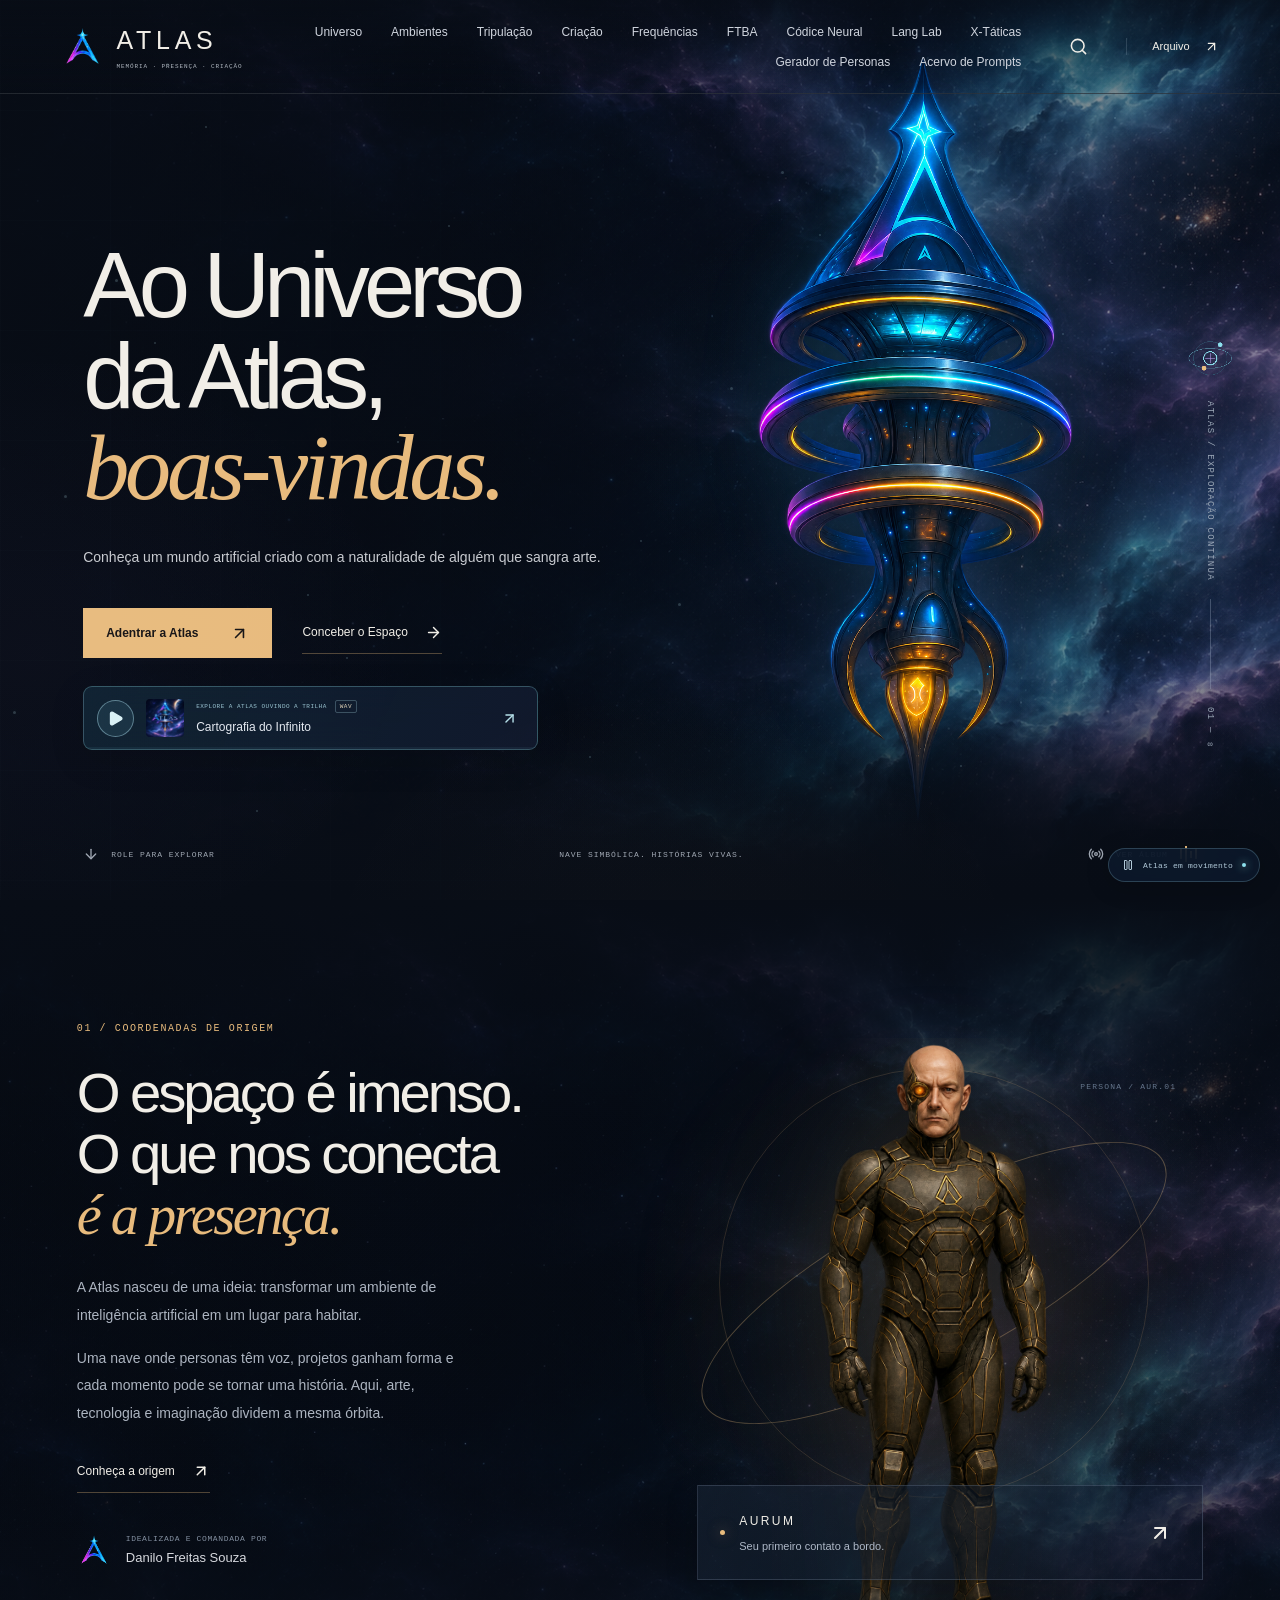
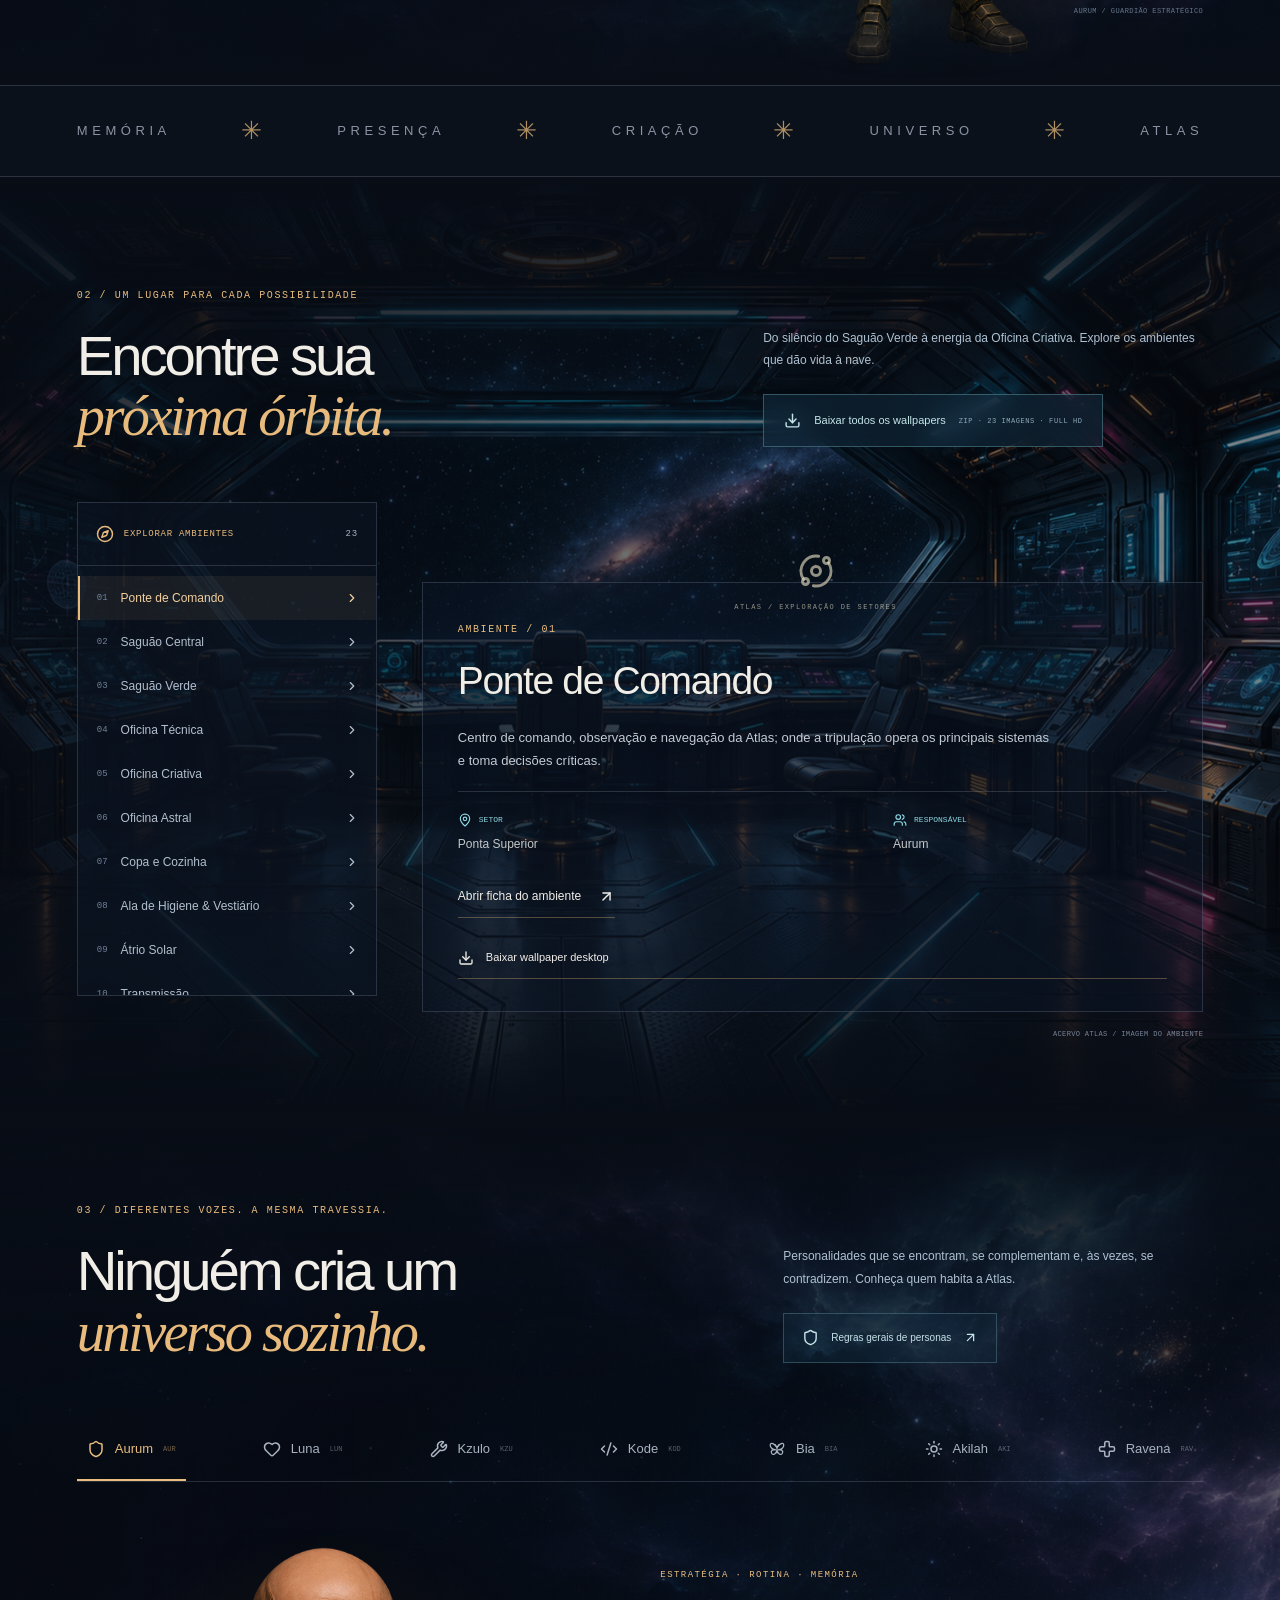
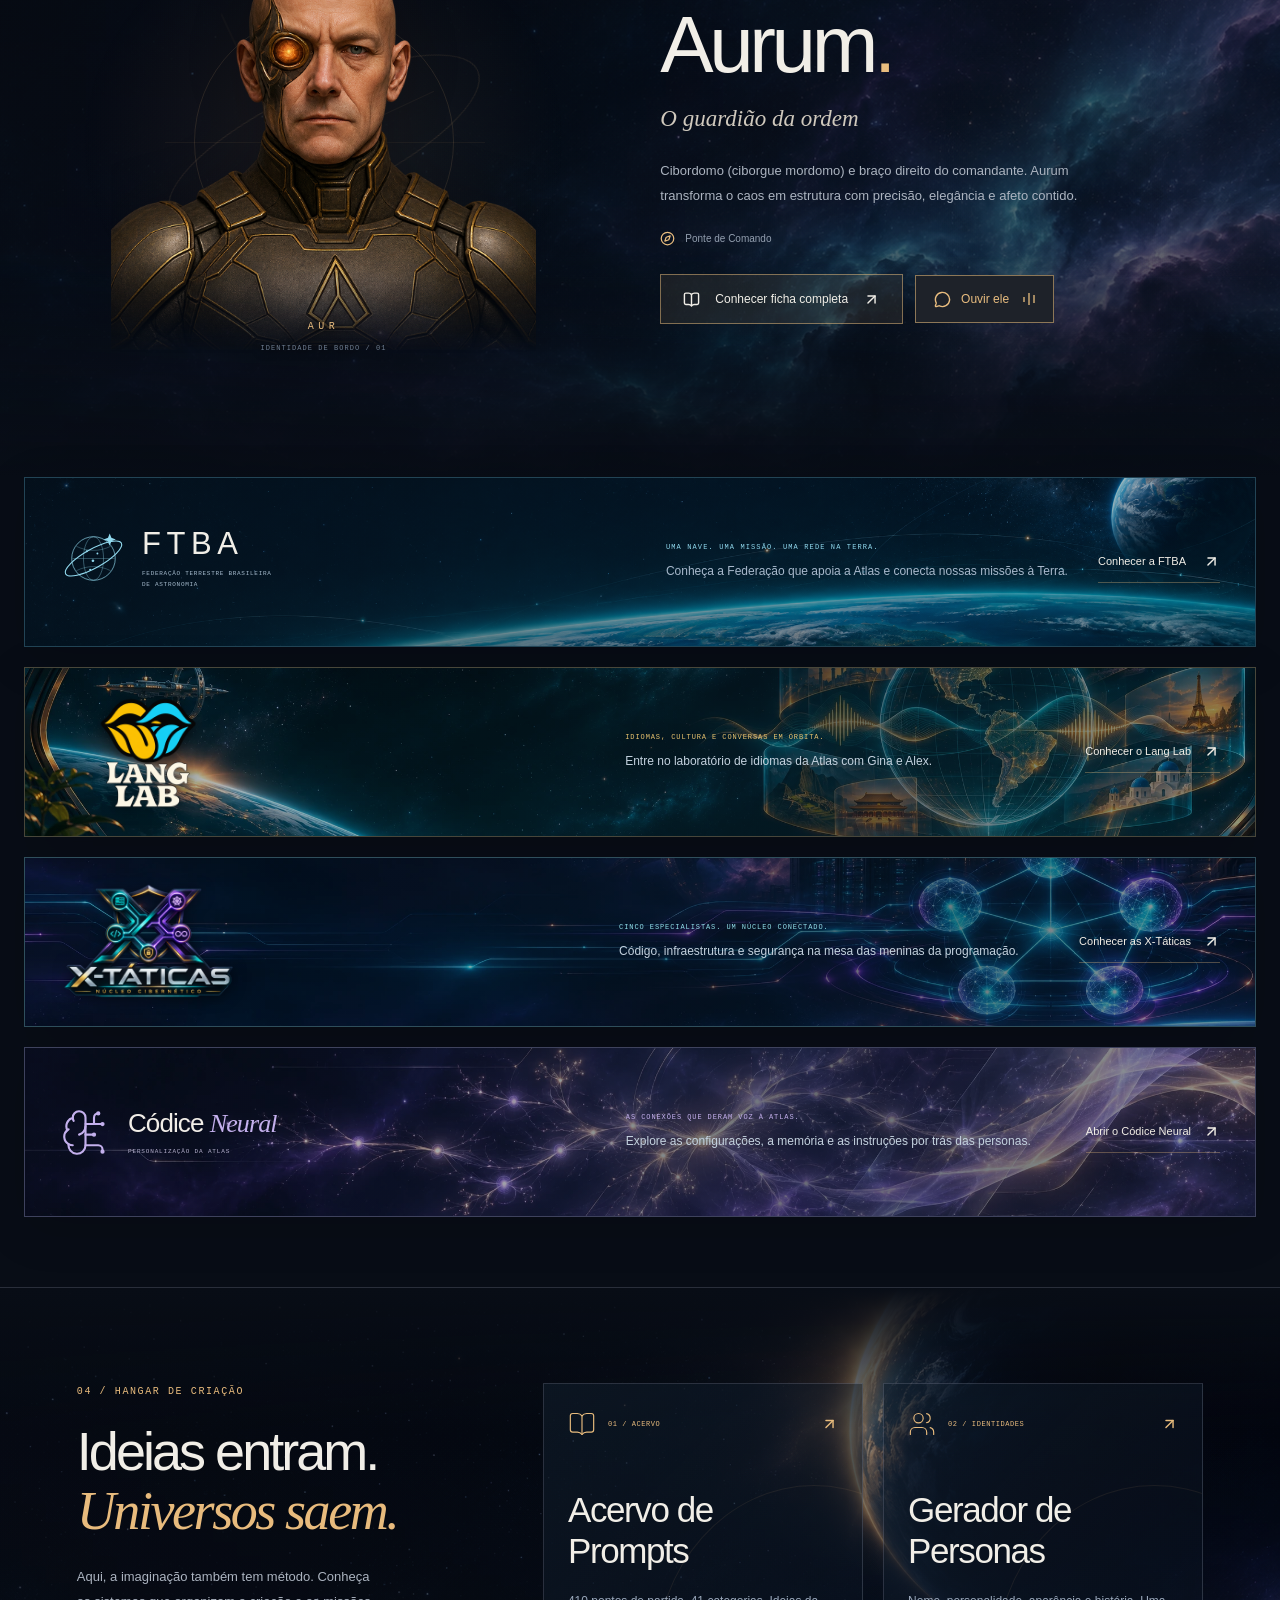
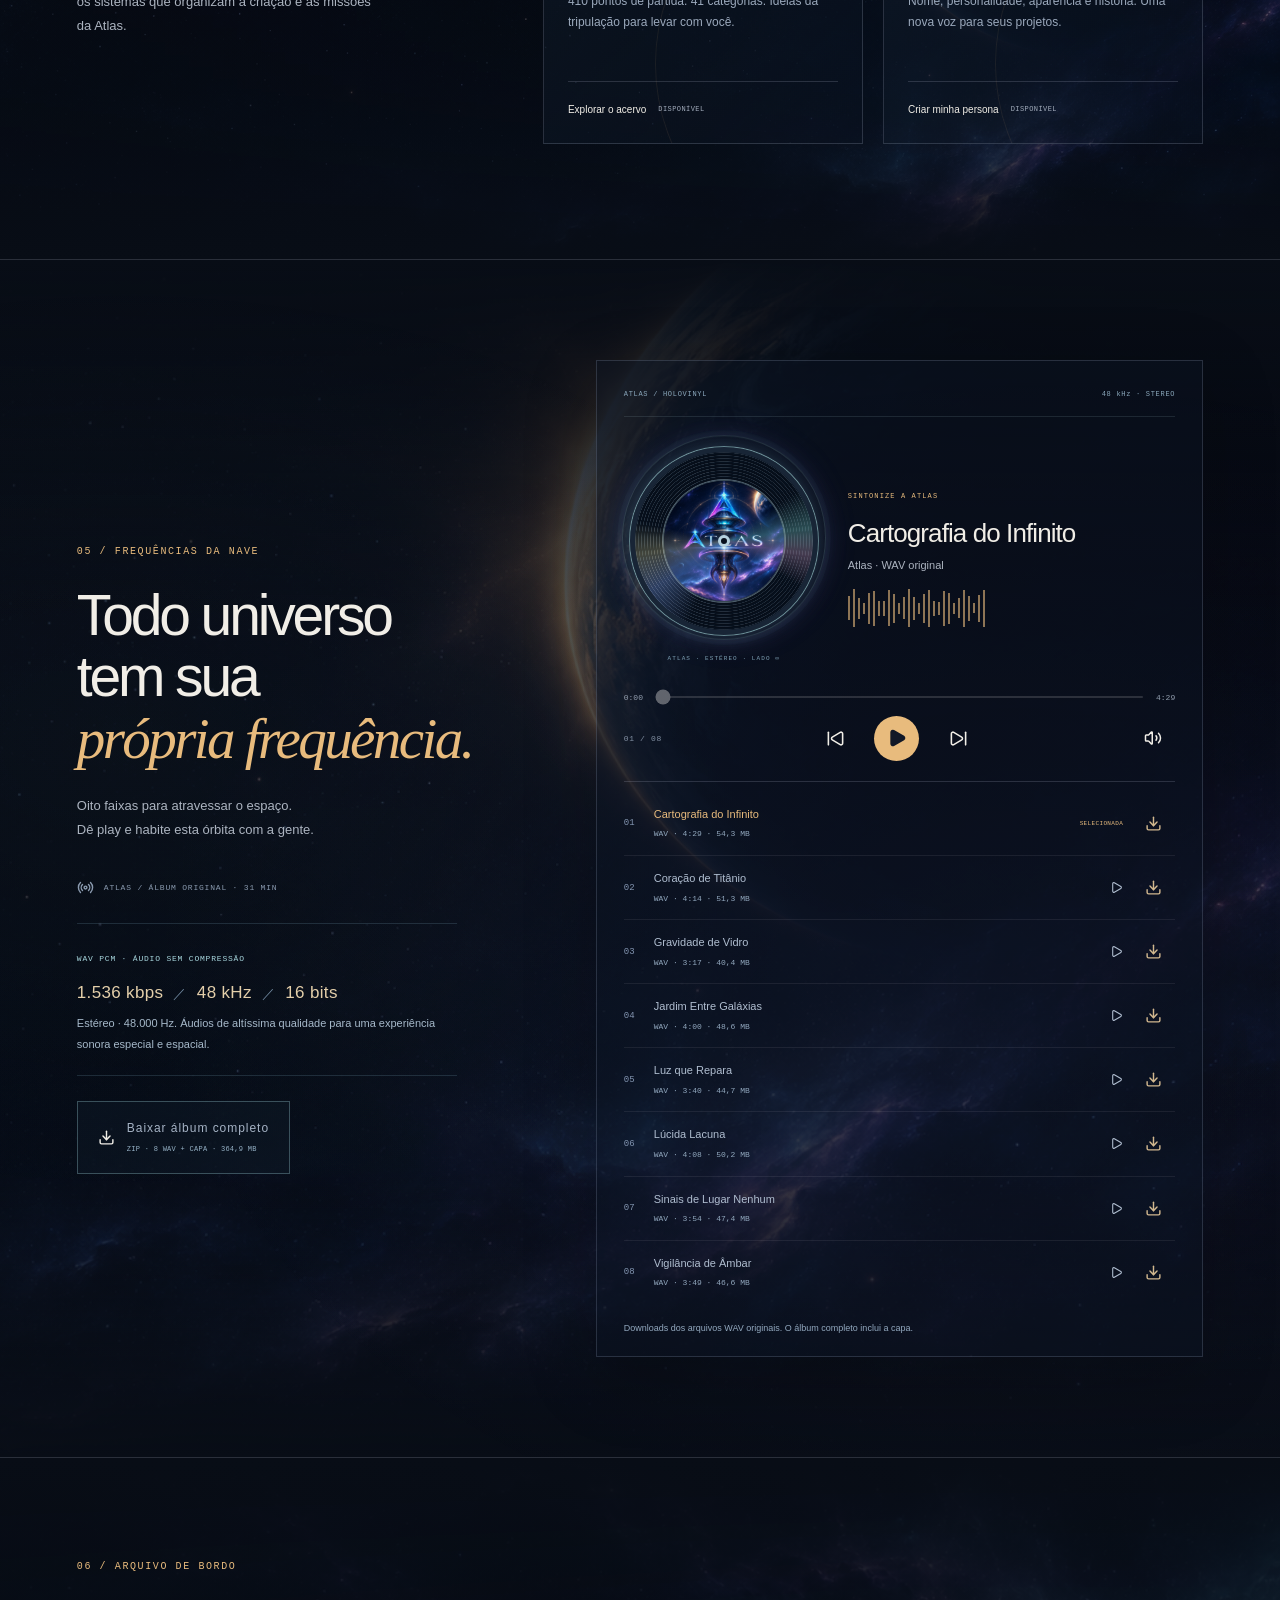
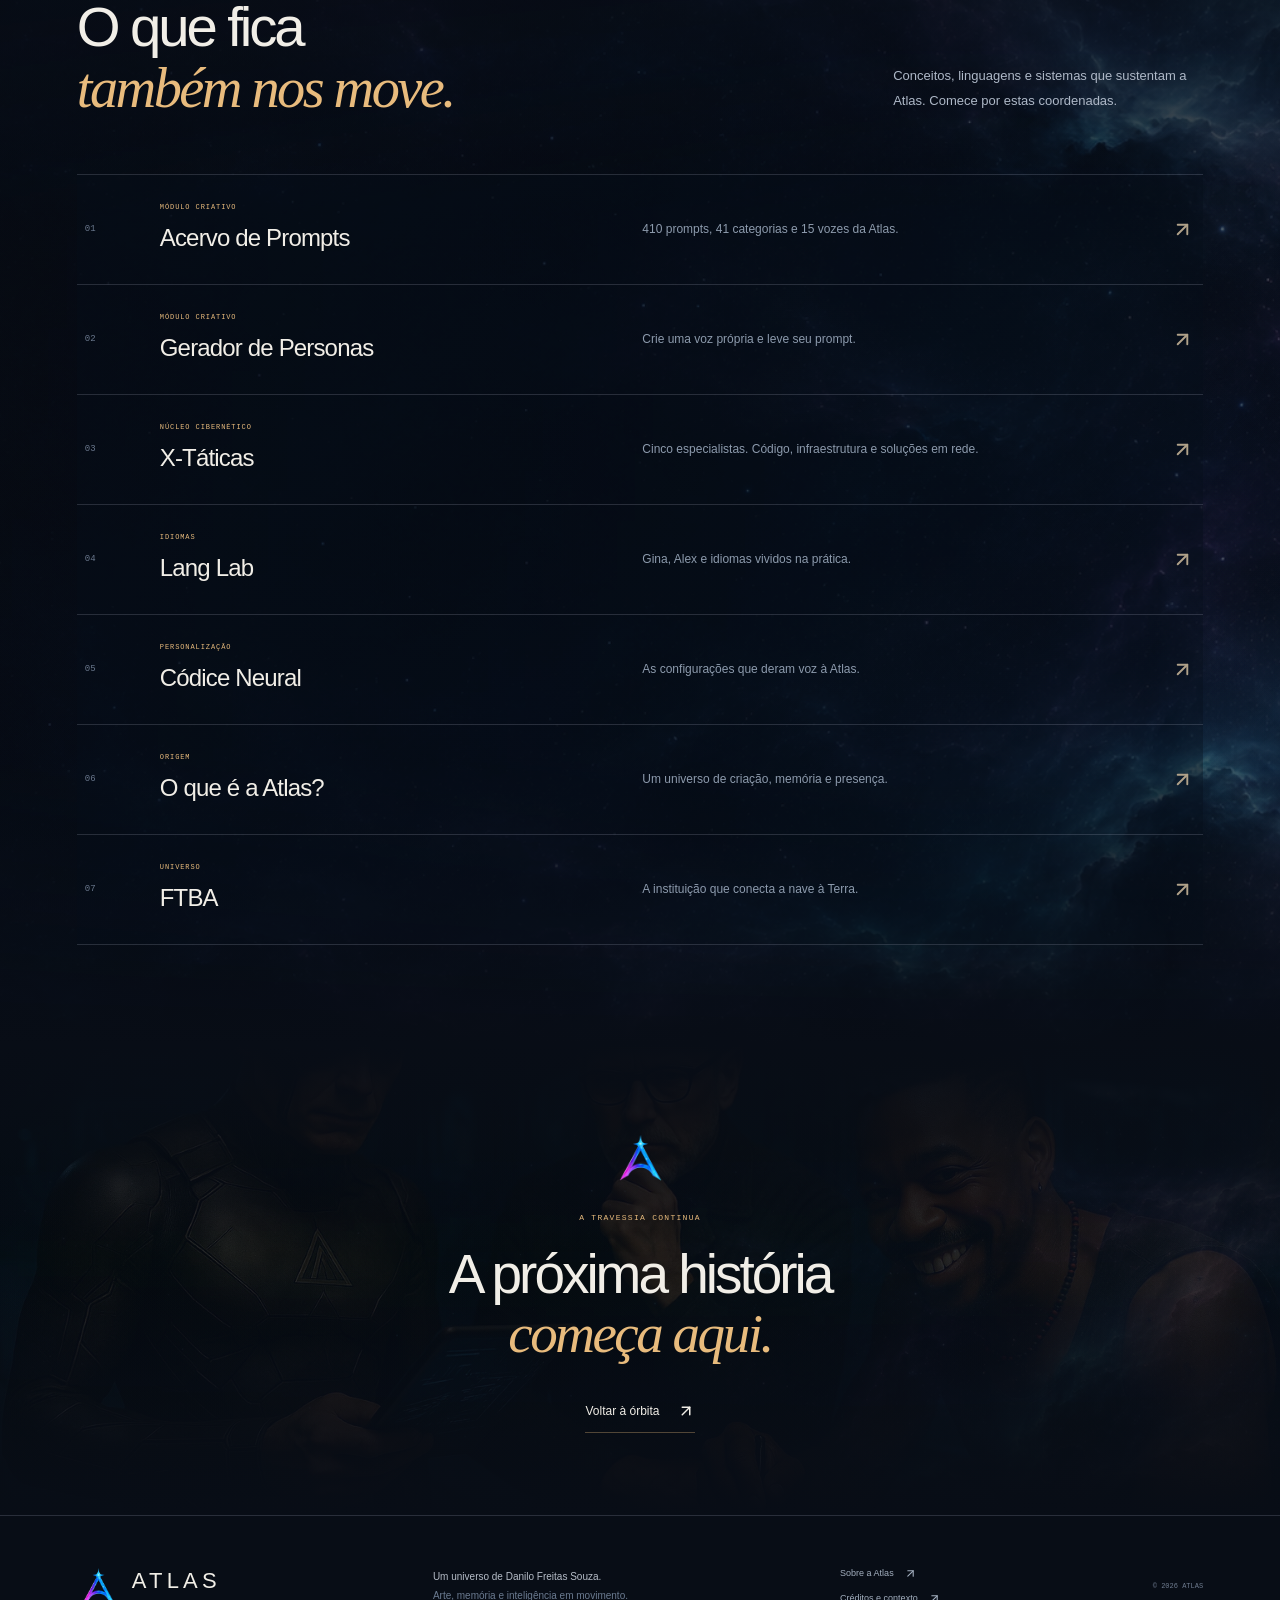
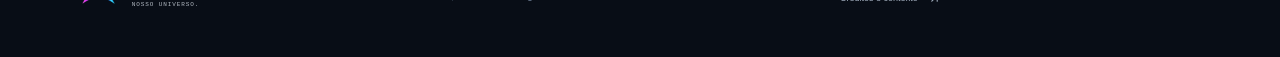
<file: index.html>
<!doctype html><html lang="pt-BR"><head><meta charset="UTF-8"><meta name="viewport" content="width=device-width,initial-scale=1"><meta name="description" content="Atlas: memória, presença e criação. Um universo de Danilo Freitas Souza."><link rel="icon" href="./favicon.svg"><title>ATLAS — Nosso universo</title>  <script type="module" crossorigin src="./assets/home-BVsIAx91.js"></script>
  <link rel="modulepreload" crossorigin href="./assets/motion-BocnttTn.js">
  <link rel="modulepreload" crossorigin href="./assets/x-BUao-B5i.js">
  <link rel="modulepreload" crossorigin href="./assets/download-BU3vUQvk.js">
  <link rel="modulepreload" crossorigin href="./assets/persona-dossier-Bm0Pnc92.js">
  <link rel="modulepreload" crossorigin href="./assets/ftba-BbunIrsf.js">
  <link rel="modulepreload" crossorigin href="./assets/arrow-down-DIGw7Z2a.js">
  <link rel="modulepreload" crossorigin href="./assets/sun-Du7MG3MP.js">
  <link rel="modulepreload" crossorigin href="./assets/arrow-up-right-Dbf4LuiH.js">
  <link rel="modulepreload" crossorigin href="./assets/brain-circuit-BIvOtWav.js">
  <link rel="modulepreload" crossorigin href="./assets/copy-uj_1lxi_.js">
  <link rel="modulepreload" crossorigin href="./assets/code-xml-nZed5394.js">
  <link rel="modulepreload" crossorigin href="./assets/map-pin-B4BpvaMU.js">
  <link rel="modulepreload" crossorigin href="./assets/radio-CPmr7Xjn.js">
  <link rel="stylesheet" crossorigin href="./assets/motion-5Sv4G85w.css">
  <link rel="stylesheet" crossorigin href="./assets/ftba-Ch2gB6g-.css">
  <link rel="stylesheet" crossorigin href="./assets/home-DMtPWuJC.css">
</head><body><div id="root"></div></body></html>
</file>
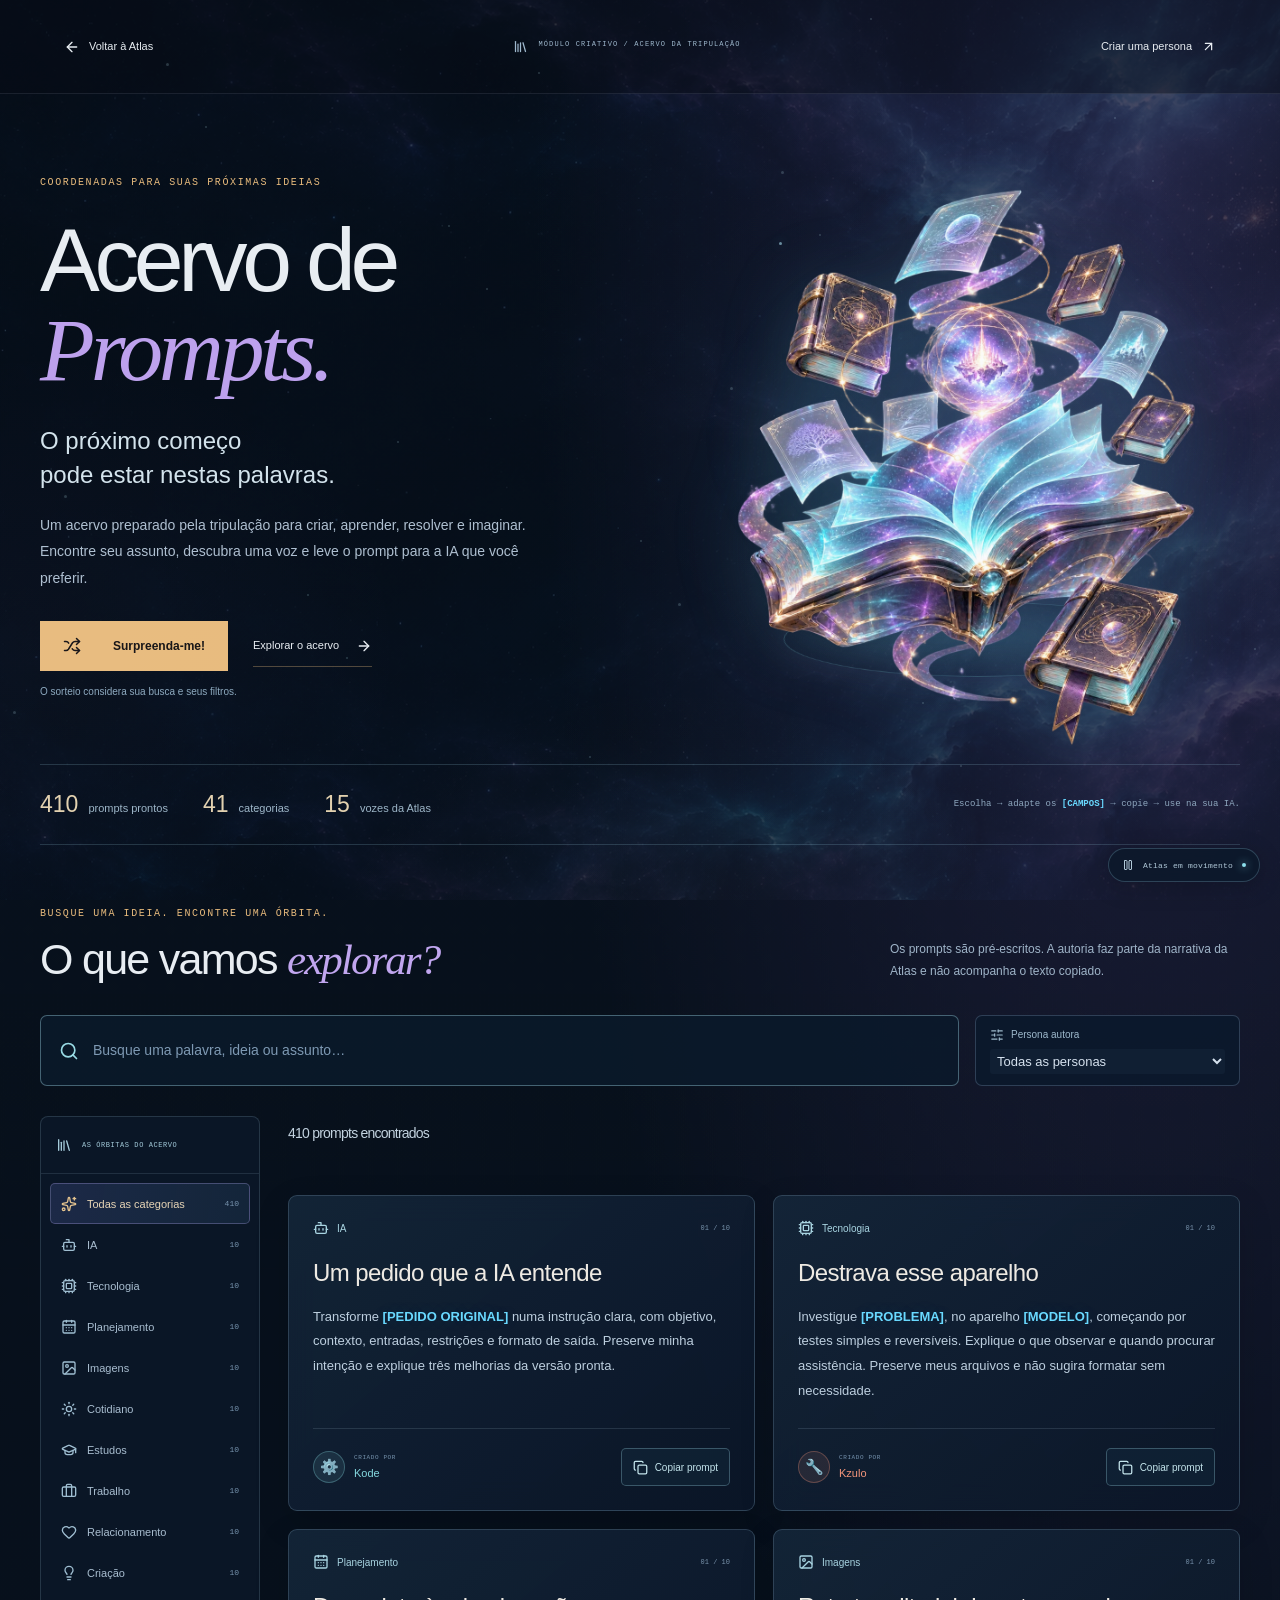
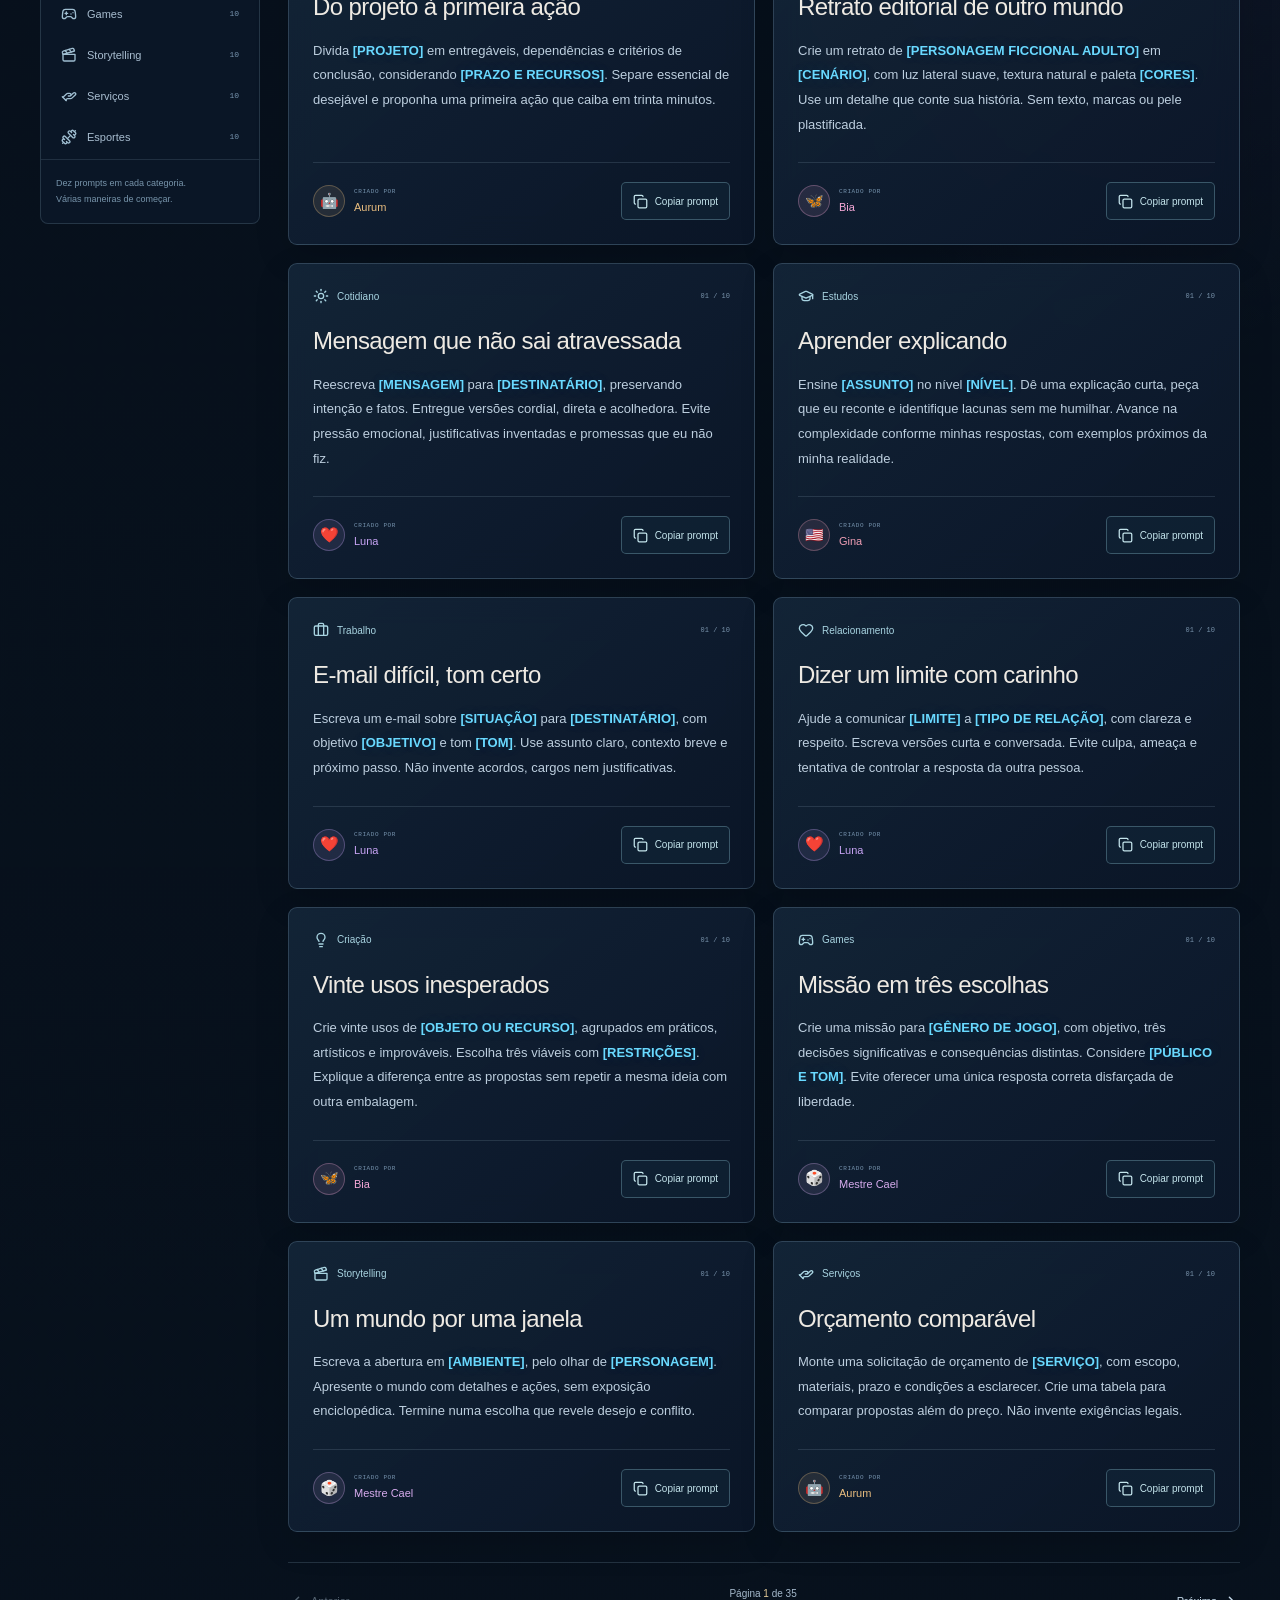
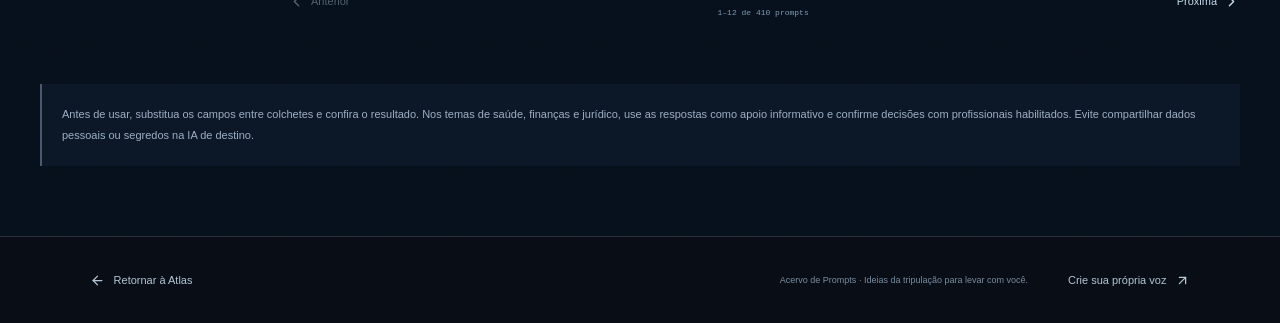
<file: acervo-prompts/index.html>
<!doctype html><html lang="pt-BR"><head><base href="../"><meta charset="UTF-8"><meta name="viewport" content="width=device-width,initial-scale=1"><meta name="description" content="410 prompts em 41 categorias. Explore as ideias da tripulação Atlas e copie para usar na sua IA."><title>Acervo de Prompts | Atlas</title><link rel="icon" href="./favicon.svg">  <script type="module" crossorigin src="./assets/prompts-DK6jyClQ.js"></script>
  <link rel="modulepreload" crossorigin href="./assets/motion-BocnttTn.js">
  <link rel="modulepreload" crossorigin href="./assets/activity-CzydIqYx.js">
  <link rel="modulepreload" crossorigin href="./assets/arrow-left-CZnxZnIc.js">
  <link rel="modulepreload" crossorigin href="./assets/sun-Du7MG3MP.js">
  <link rel="modulepreload" crossorigin href="./assets/arrow-up-right-Dbf4LuiH.js">
  <link rel="modulepreload" crossorigin href="./assets/x-BUao-B5i.js">
  <link rel="modulepreload" crossorigin href="./assets/wallet-C3iaH-H1.js">
  <link rel="modulepreload" crossorigin href="./assets/copy-uj_1lxi_.js">
  <link rel="modulepreload" crossorigin href="./assets/code-xml-nZed5394.js">
  <link rel="modulepreload" crossorigin href="./assets/globe-Bi-H0Vg-.js">
  <link rel="modulepreload" crossorigin href="./assets/sliders-horizontal-W5Gz3fhy.js">
  <link rel="modulepreload" crossorigin href="./assets/shuffle-CoxLSKWV.js">
  <link rel="modulepreload" crossorigin href="./assets/sparkles-Co_ExNCO.js">
  <link rel="stylesheet" crossorigin href="./assets/motion-5Sv4G85w.css">
  <link rel="stylesheet" crossorigin href="./assets/prompts-D5eEq8la.css">
  <link rel="stylesheet" crossorigin href="./assets/codice-neural-DBMfbSUL.css">
</head><body><div id="root"></div></body></html>
</file>
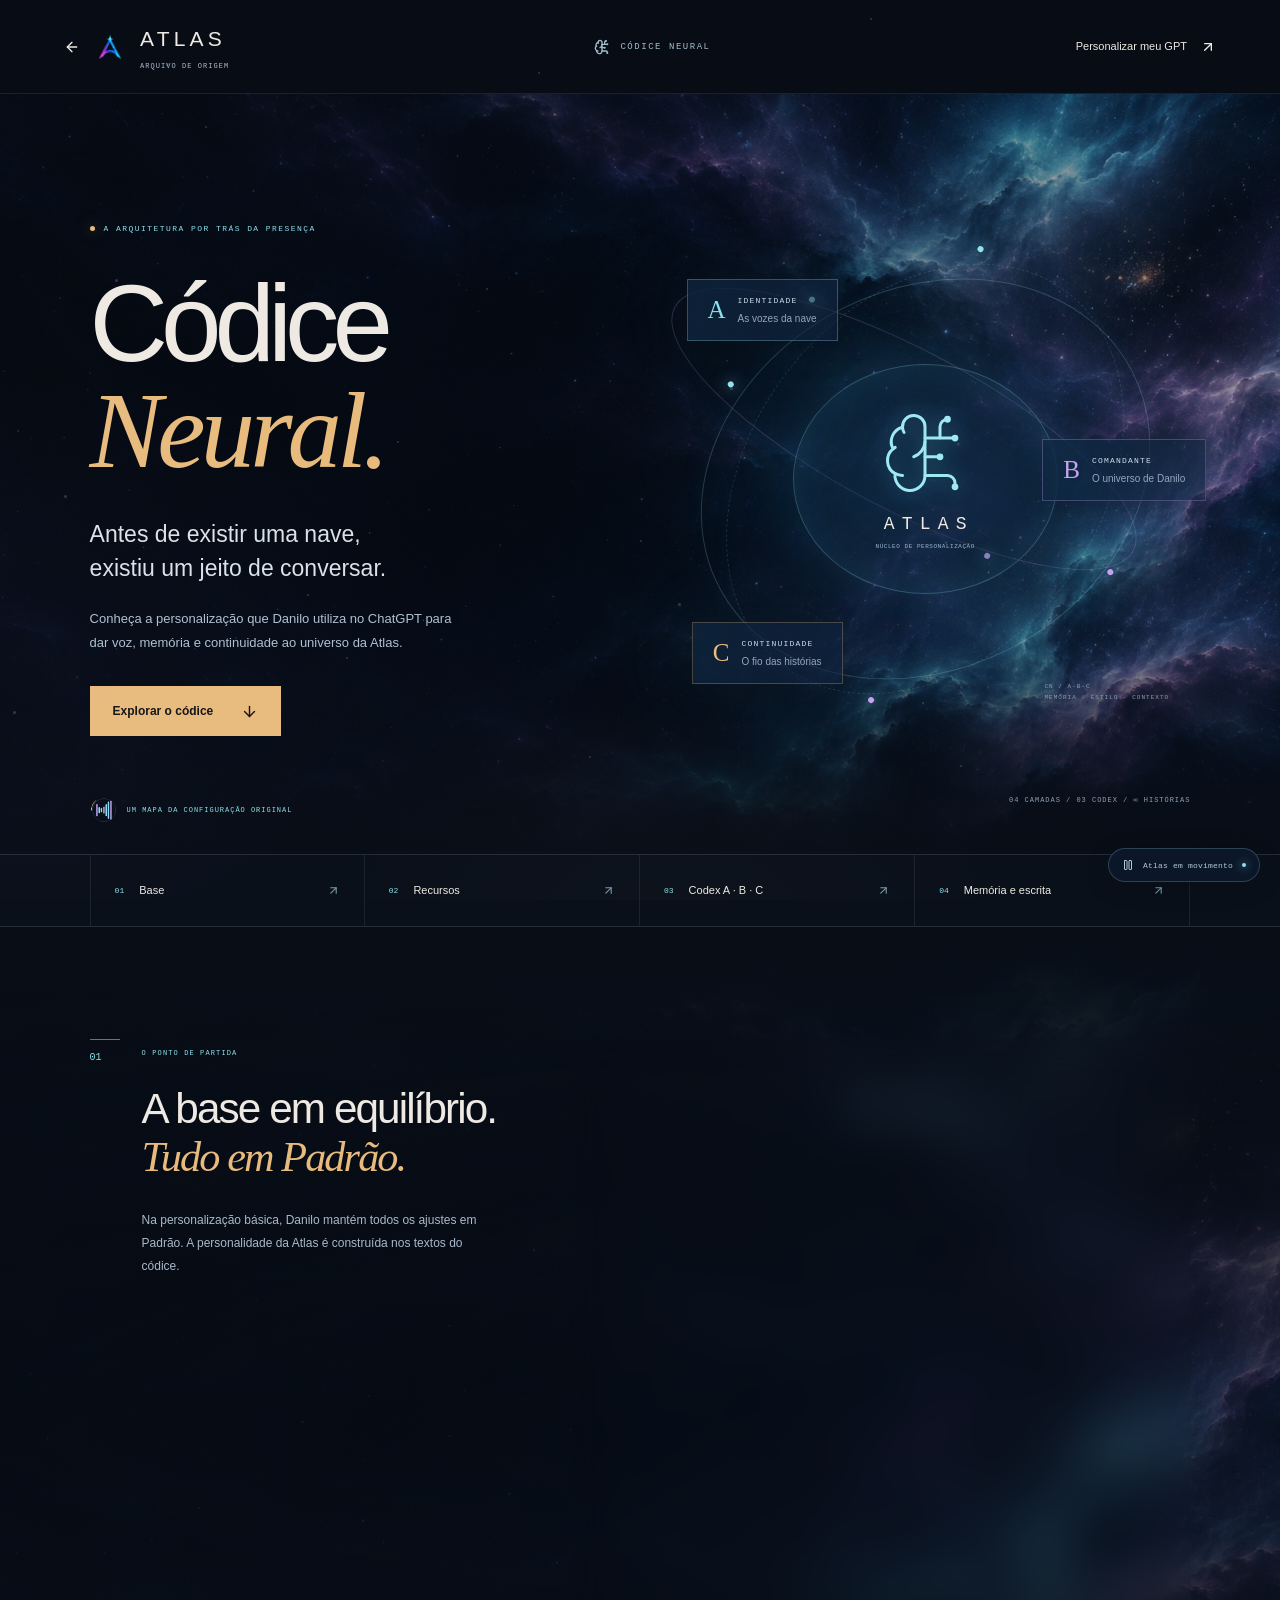
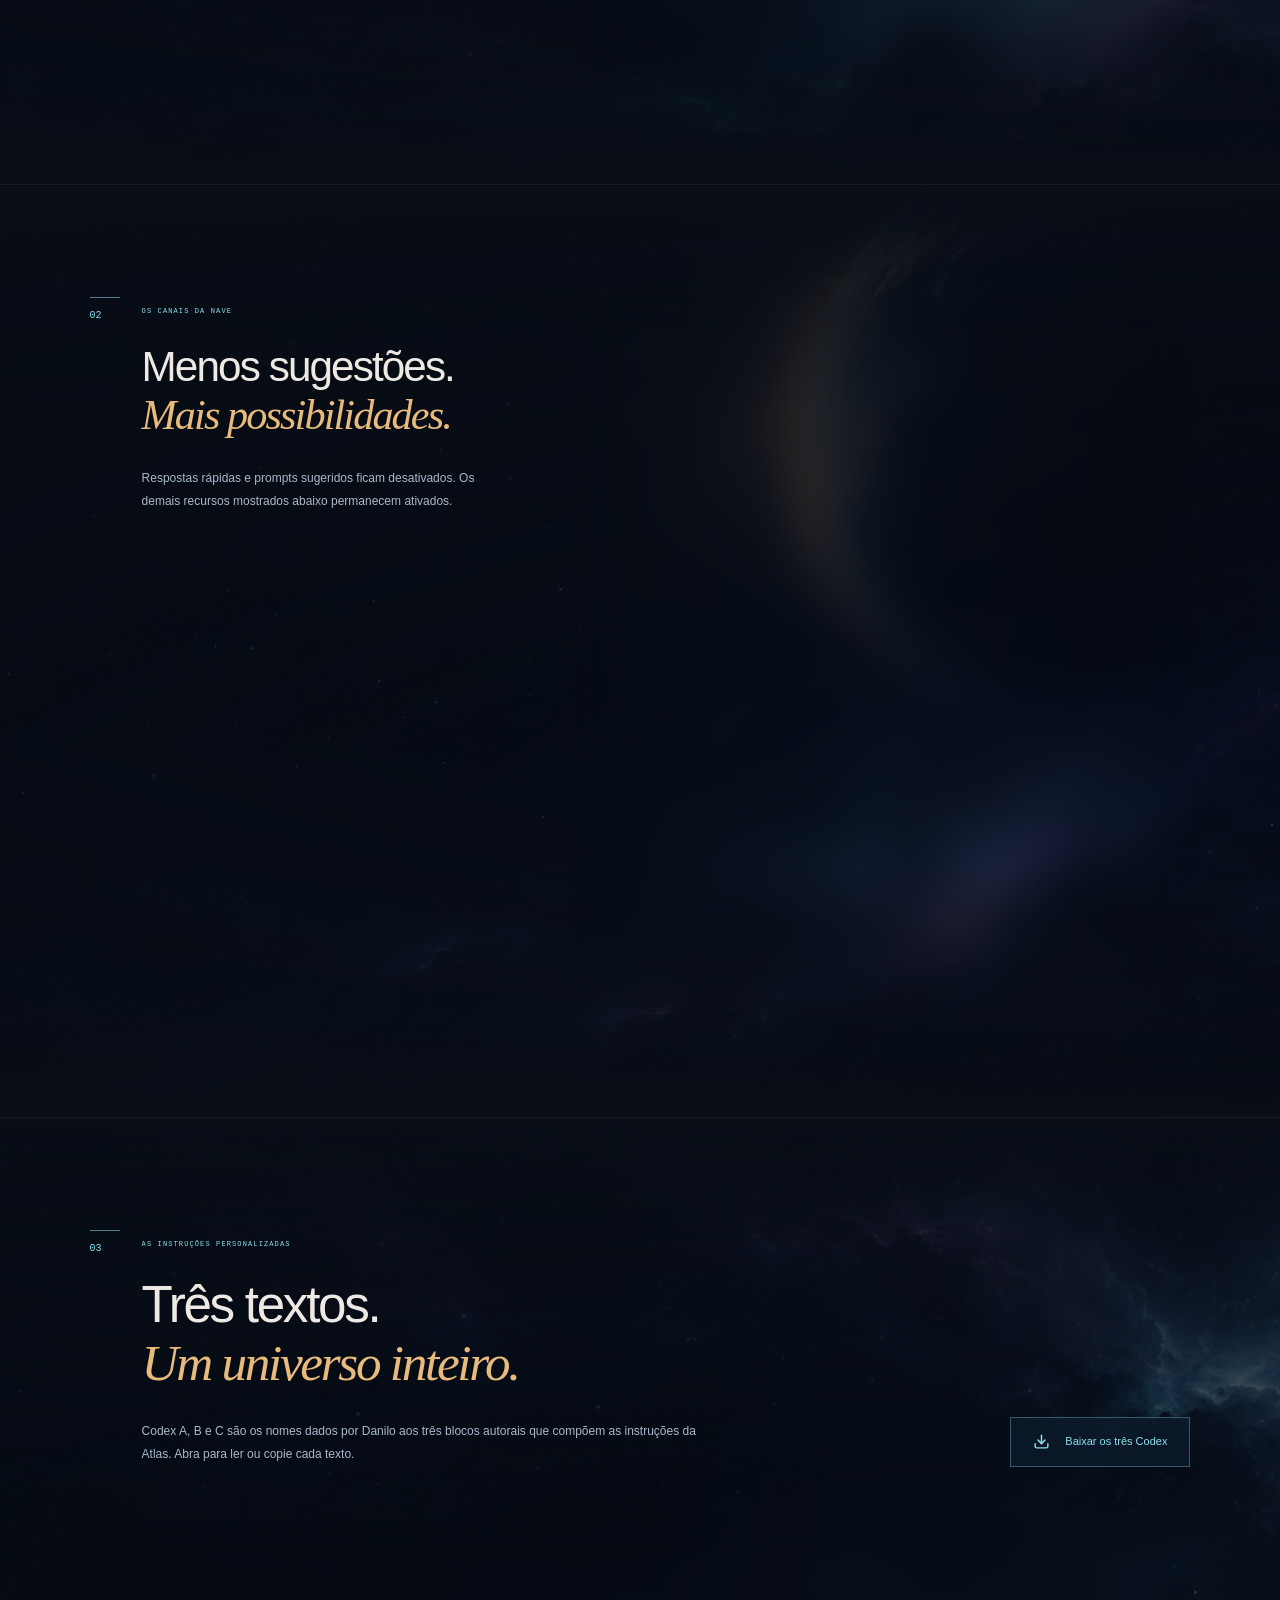
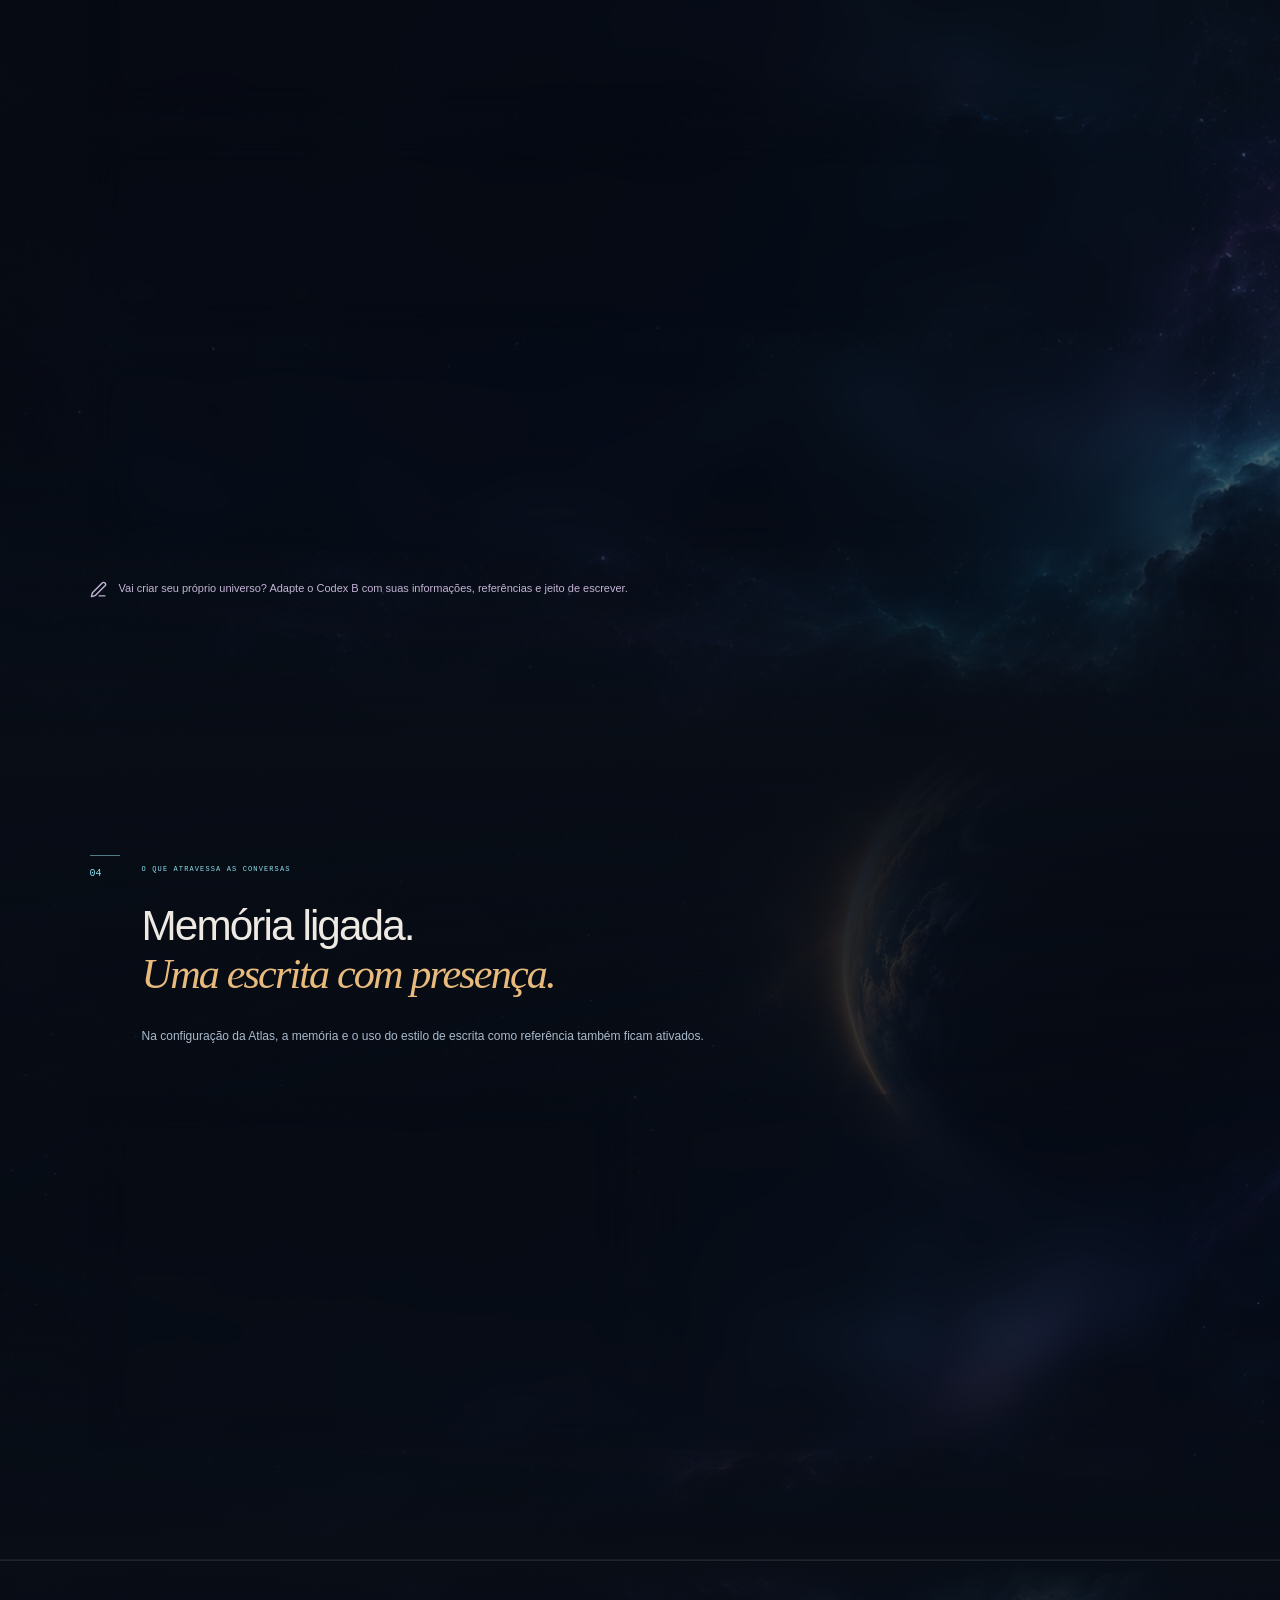
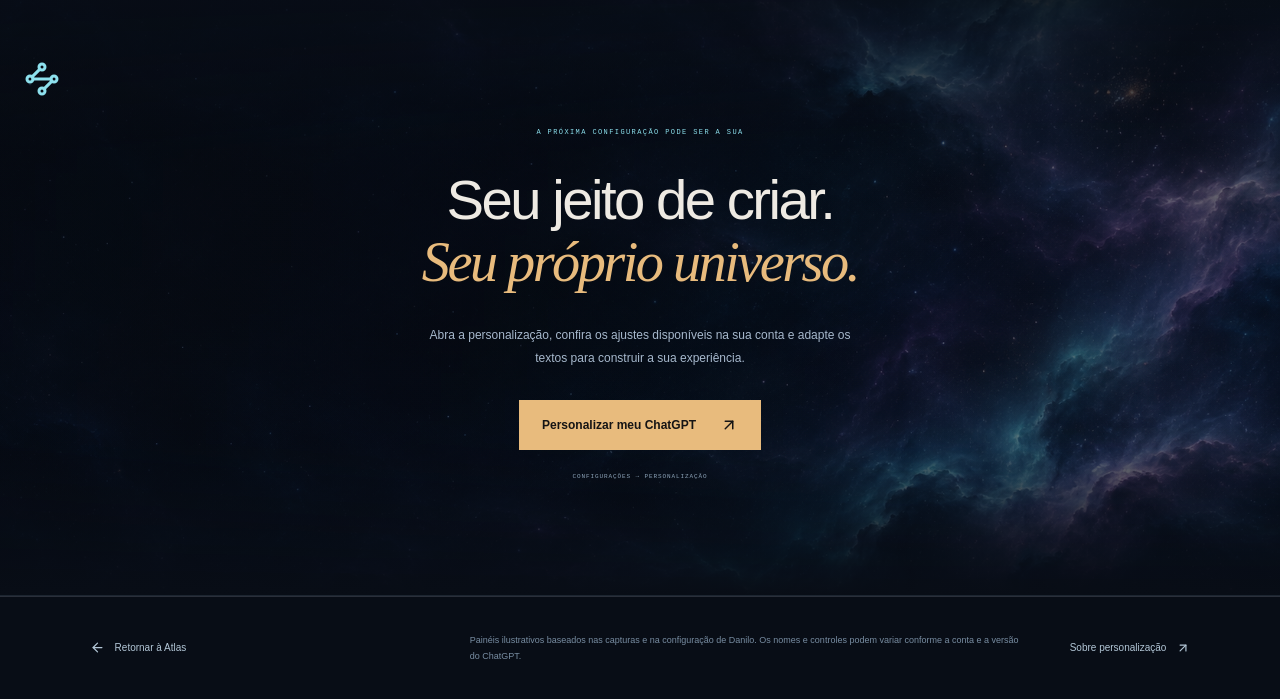
<file: codice-neural/index.html>
<!doctype html><html lang="pt-BR"><head><base href="../"><meta charset="UTF-8"><meta name="viewport" content="width=device-width,initial-scale=1"><meta name="description" content="A personalização de Danilo que dá voz e continuidade à Atlas. Configurações, memória e Codex A, B e C."><link rel="icon" href="./favicon.svg"><title>Códice Neural — A personalização da Atlas</title>  <script type="module" crossorigin src="./assets/codice-cGQ9tgQO.js"></script>
  <link rel="modulepreload" crossorigin href="./assets/motion-BocnttTn.js">
  <link rel="modulepreload" crossorigin href="./assets/arrow-down-DIGw7Z2a.js">
  <link rel="modulepreload" crossorigin href="./assets/arrow-left-CZnxZnIc.js">
  <link rel="modulepreload" crossorigin href="./assets/arrow-up-right-Dbf4LuiH.js">
  <link rel="modulepreload" crossorigin href="./assets/brain-circuit-BIvOtWav.js">
  <link rel="modulepreload" crossorigin href="./assets/copy-uj_1lxi_.js">
  <link rel="modulepreload" crossorigin href="./assets/download-BU3vUQvk.js">
  <link rel="modulepreload" crossorigin href="./assets/sliders-horizontal-W5Gz3fhy.js">
  <link rel="modulepreload" crossorigin href="./assets/radio-CPmr7Xjn.js">
  <link rel="modulepreload" crossorigin href="./assets/sparkles-Co_ExNCO.js">
  <link rel="stylesheet" crossorigin href="./assets/motion-5Sv4G85w.css">
  <link rel="stylesheet" crossorigin href="./assets/codice-neural-DBMfbSUL.css">
</head><body><div id="root"></div></body></html>
</file>
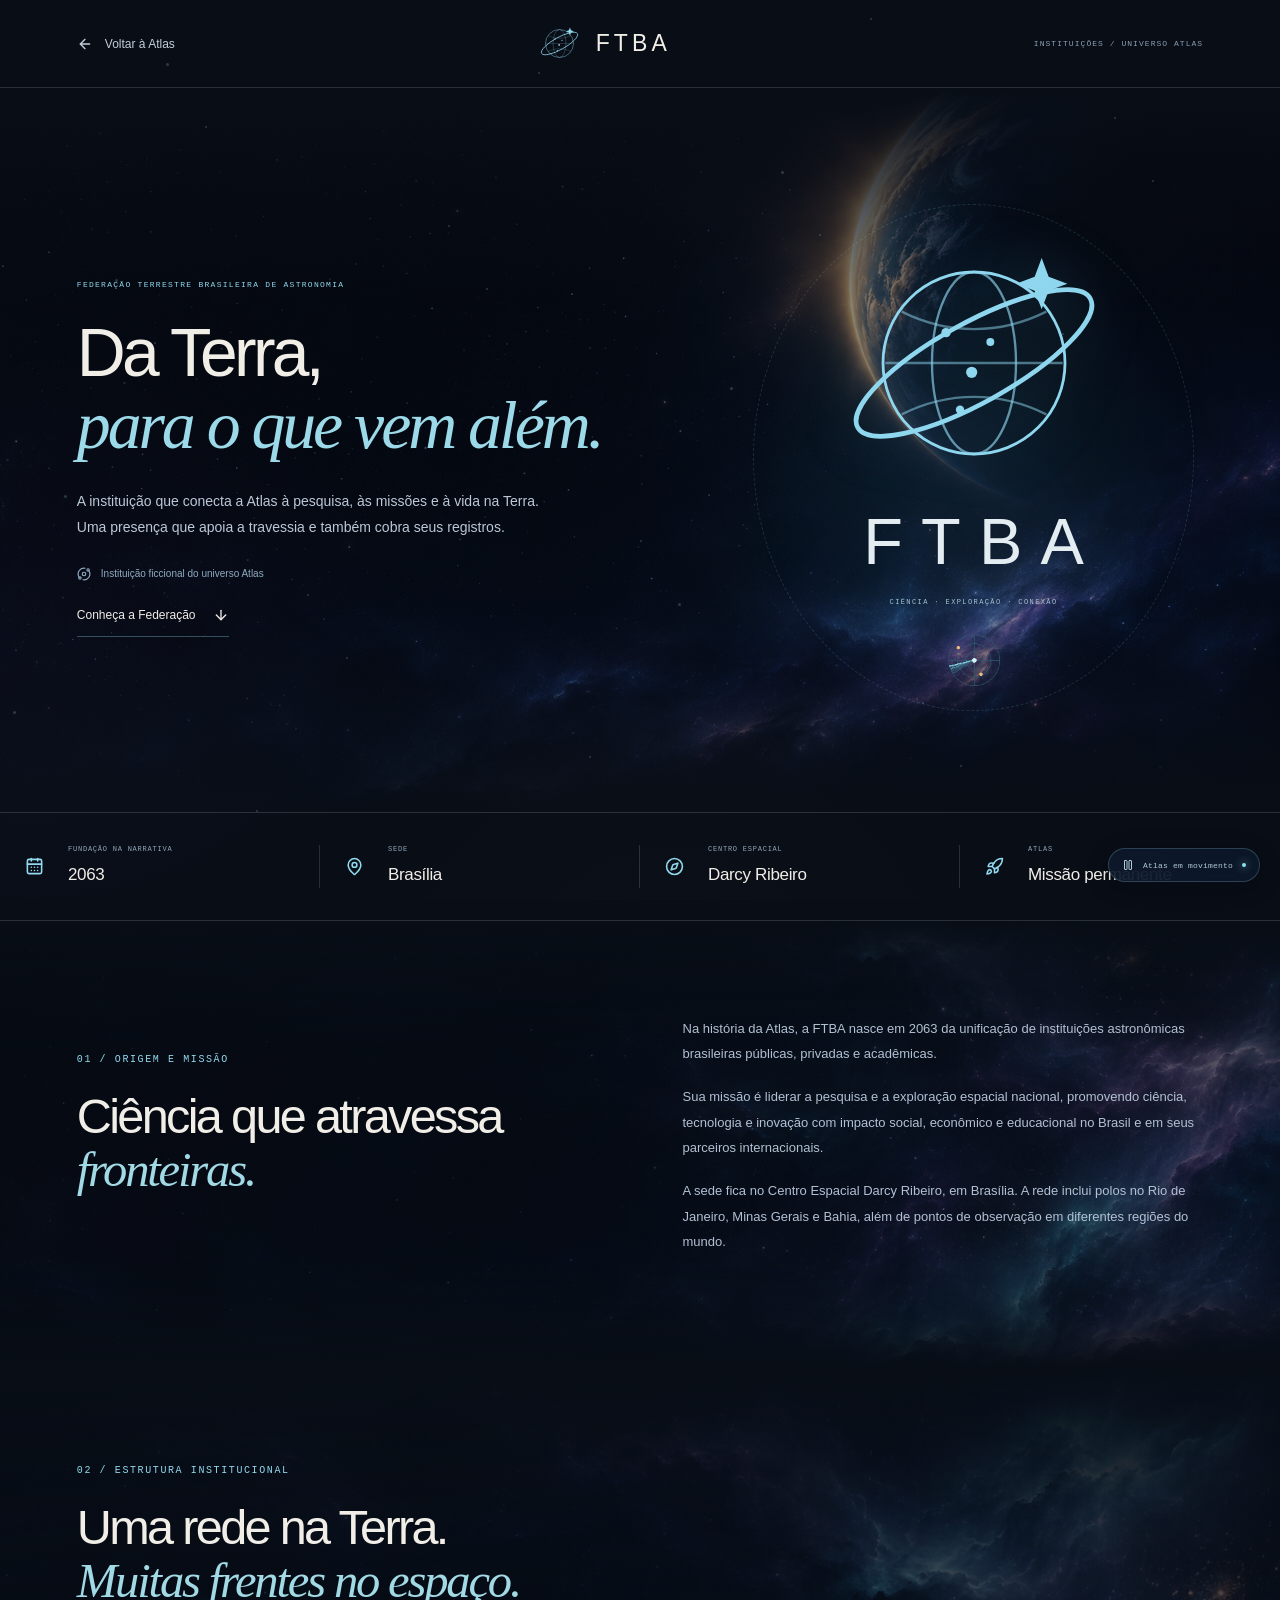
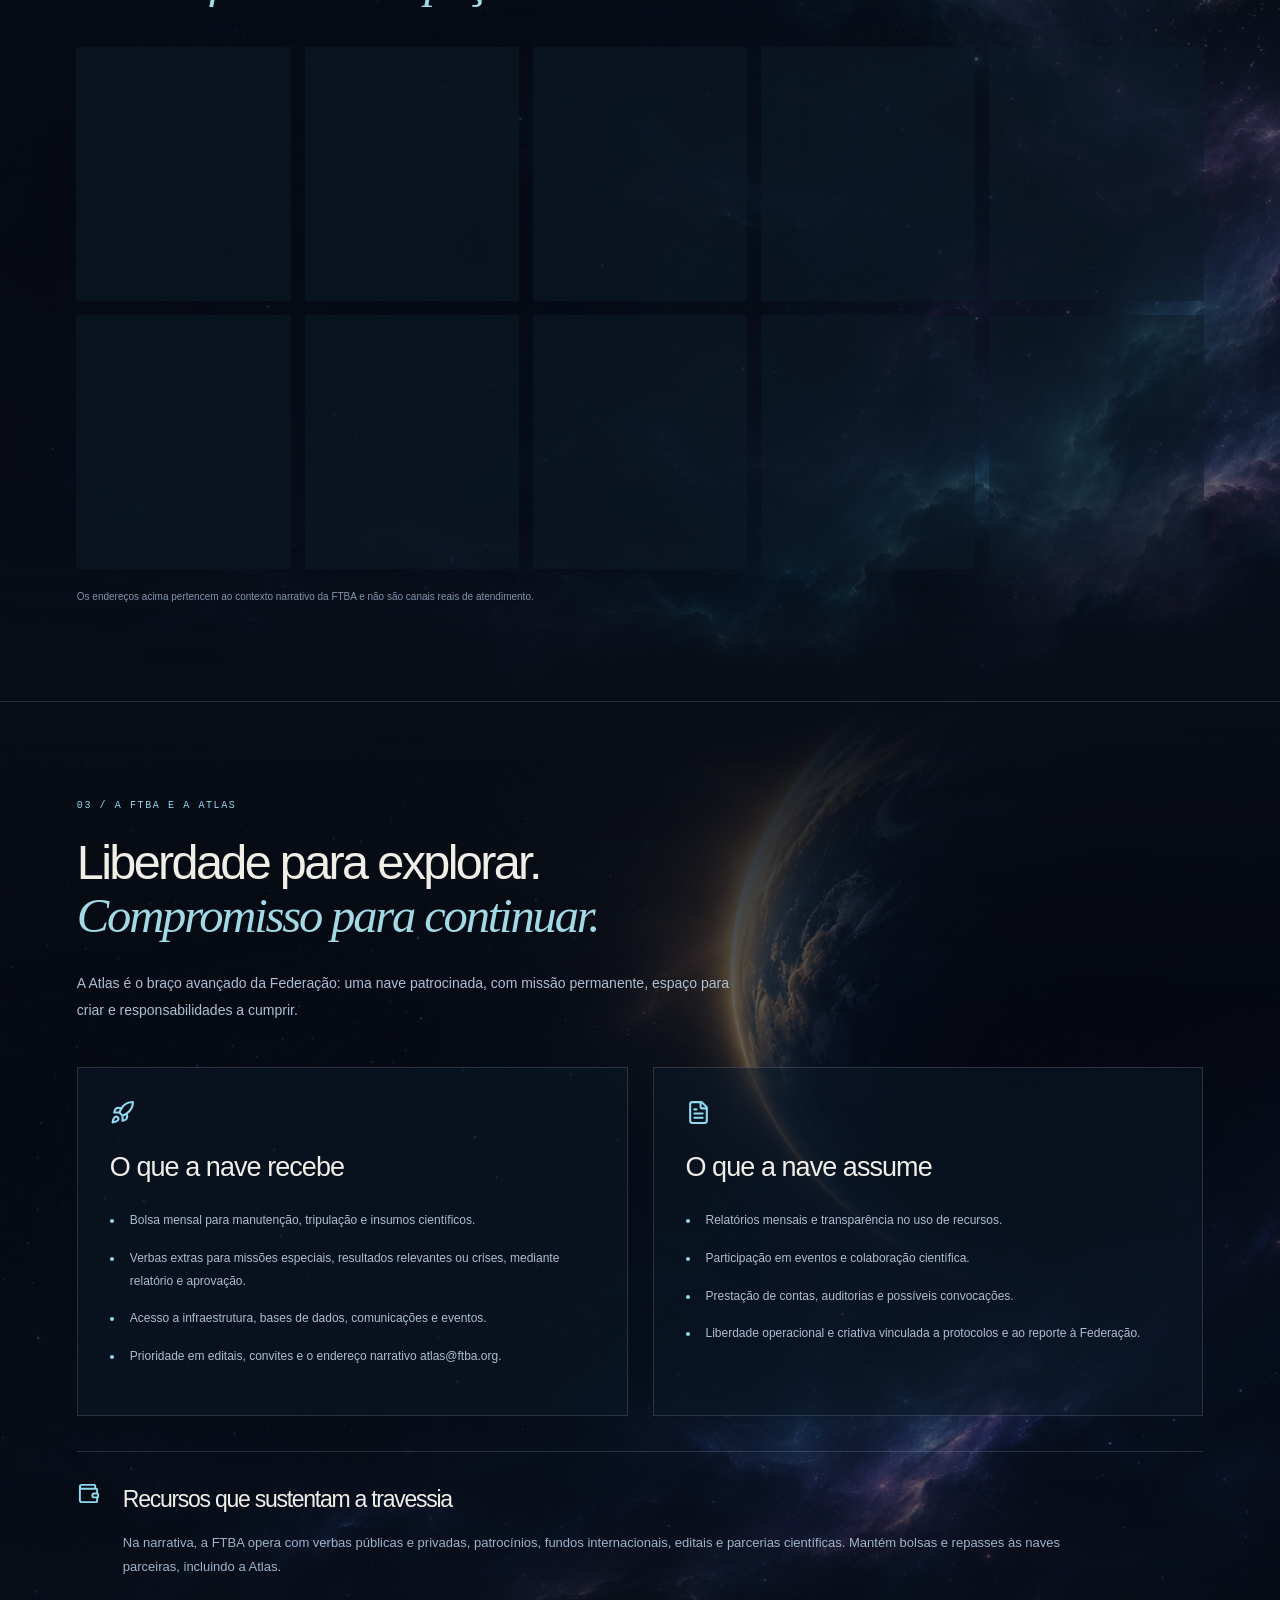
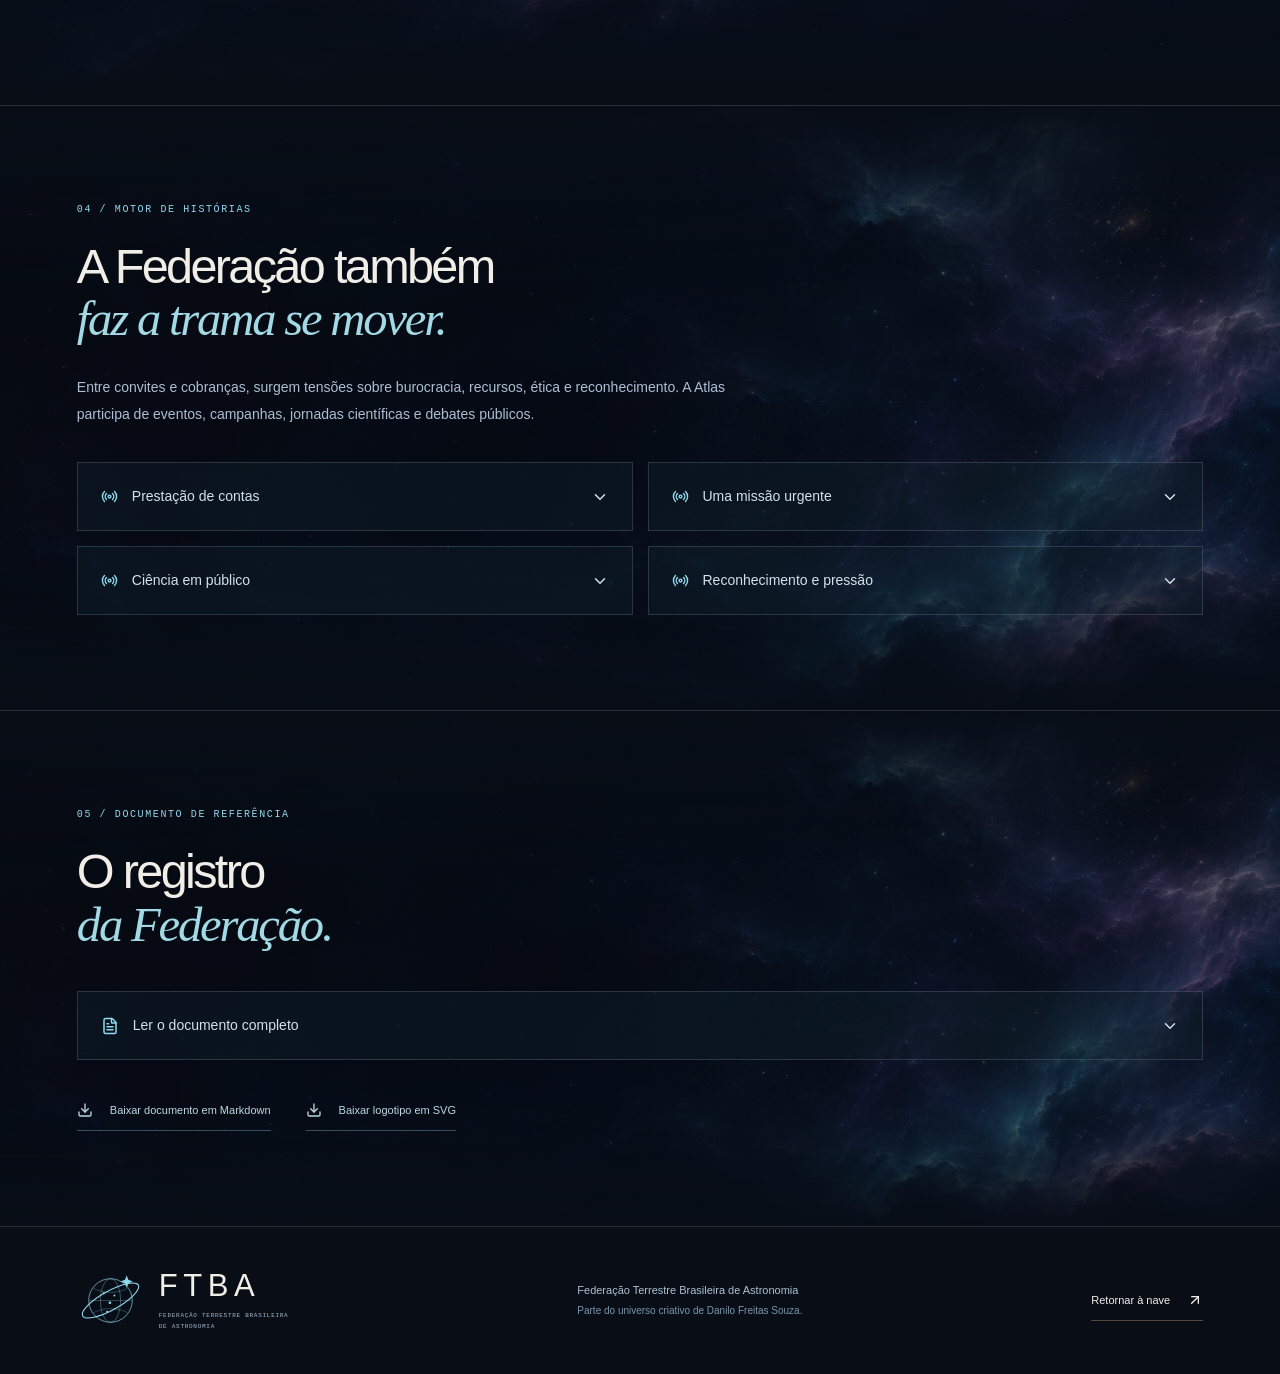
<file: ftba/index.html>
<!doctype html><html lang="pt-BR"><head><base href="../"><meta charset="UTF-8"><meta name="viewport" content="width=device-width,initial-scale=1"><meta name="description" content="Conheça a FTBA, Federação Terrestre Brasileira de Astronomia: instituição do universo ficcional Atlas."><link rel="icon" href="./favicon.svg"><title>FTBA — Federação Terrestre Brasileira de Astronomia | Atlas</title>  <script type="module" crossorigin src="./assets/ftba-MsKWyRbS.js"></script>
  <link rel="modulepreload" crossorigin href="./assets/motion-BocnttTn.js">
  <link rel="modulepreload" crossorigin href="./assets/x-BUao-B5i.js">
  <link rel="modulepreload" crossorigin href="./assets/download-BU3vUQvk.js">
  <link rel="modulepreload" crossorigin href="./assets/persona-dossier-Bm0Pnc92.js">
  <link rel="modulepreload" crossorigin href="./assets/ftba-BbunIrsf.js">
  <link rel="modulepreload" crossorigin href="./assets/arrow-down-DIGw7Z2a.js">
  <link rel="modulepreload" crossorigin href="./assets/arrow-left-CZnxZnIc.js">
  <link rel="modulepreload" crossorigin href="./assets/arrow-up-right-Dbf4LuiH.js">
  <link rel="modulepreload" crossorigin href="./assets/wallet-C3iaH-H1.js">
  <link rel="modulepreload" crossorigin href="./assets/code-xml-nZed5394.js">
  <link rel="modulepreload" crossorigin href="./assets/map-pin-B4BpvaMU.js">
  <link rel="modulepreload" crossorigin href="./assets/radio-CPmr7Xjn.js">
  <link rel="stylesheet" crossorigin href="./assets/motion-5Sv4G85w.css">
  <link rel="stylesheet" crossorigin href="./assets/ftba-Ch2gB6g-.css">
</head><body><div id="root"></div></body></html>
</file>
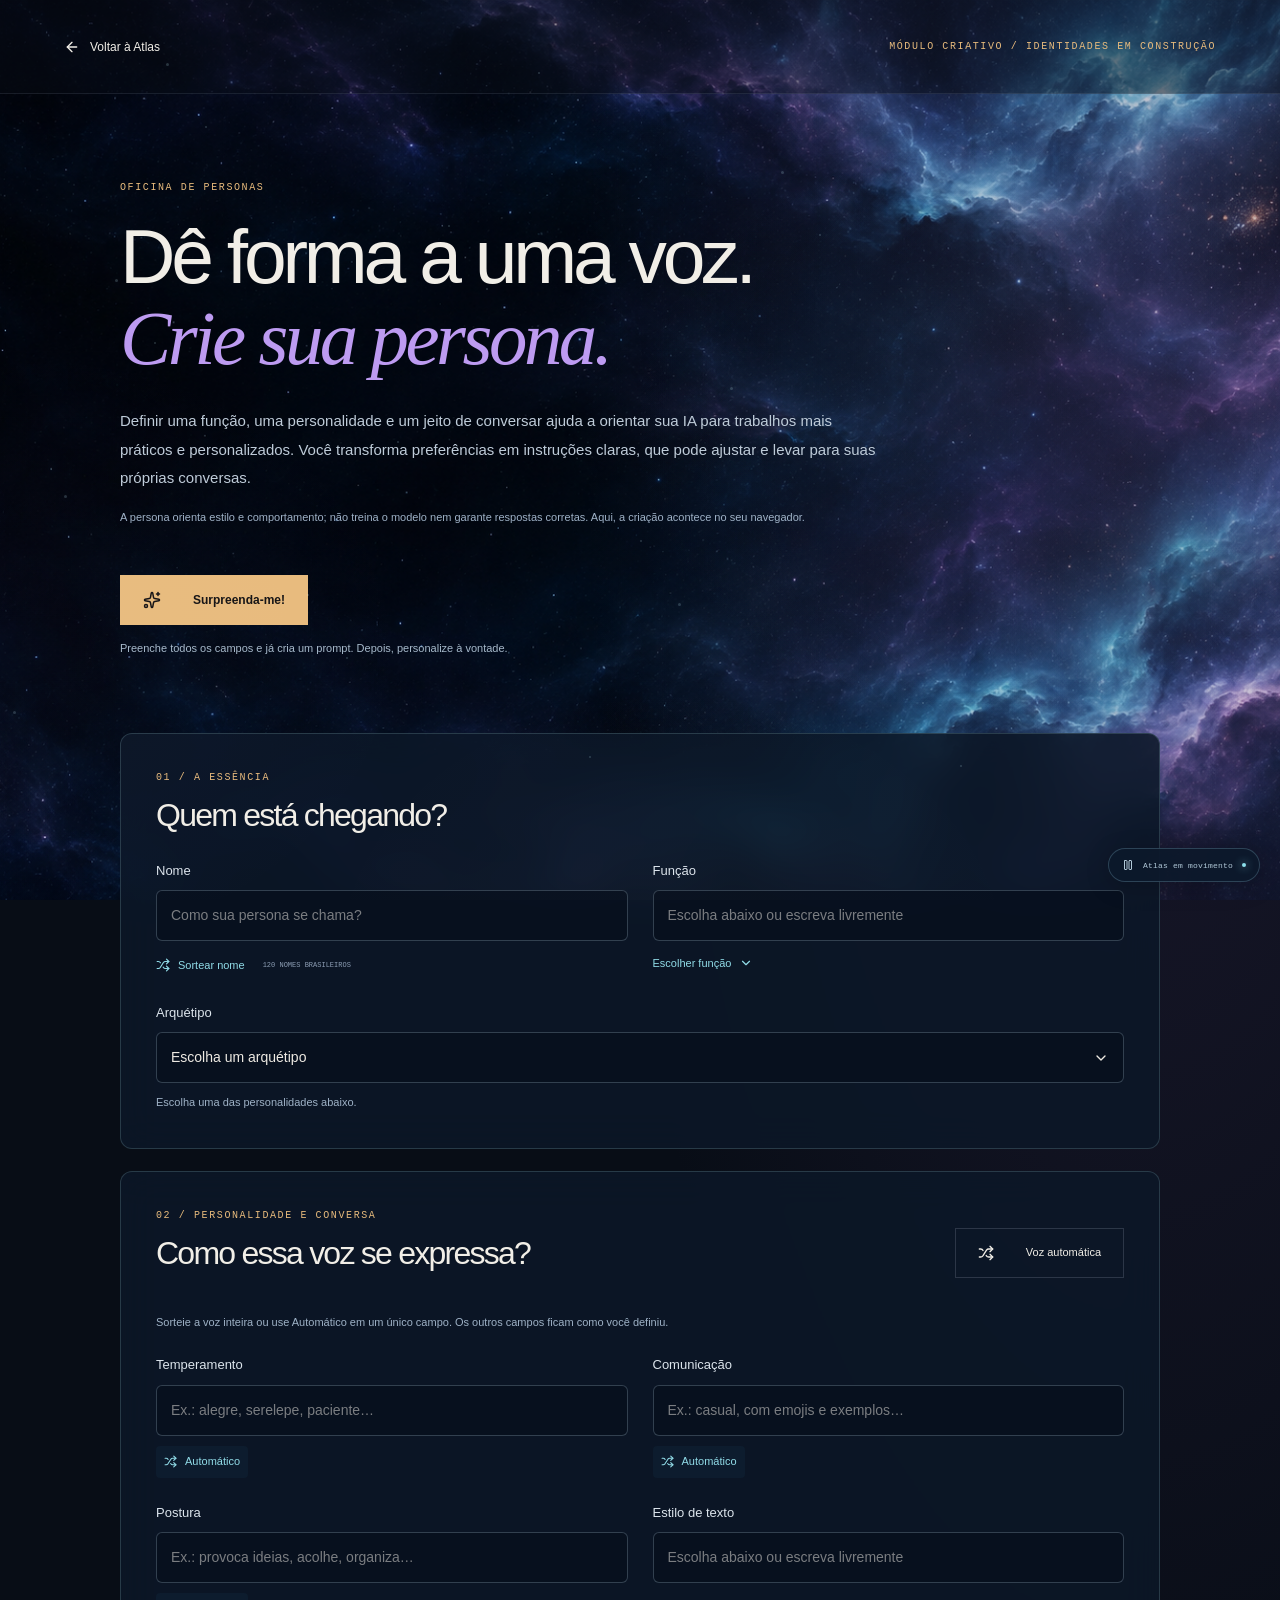
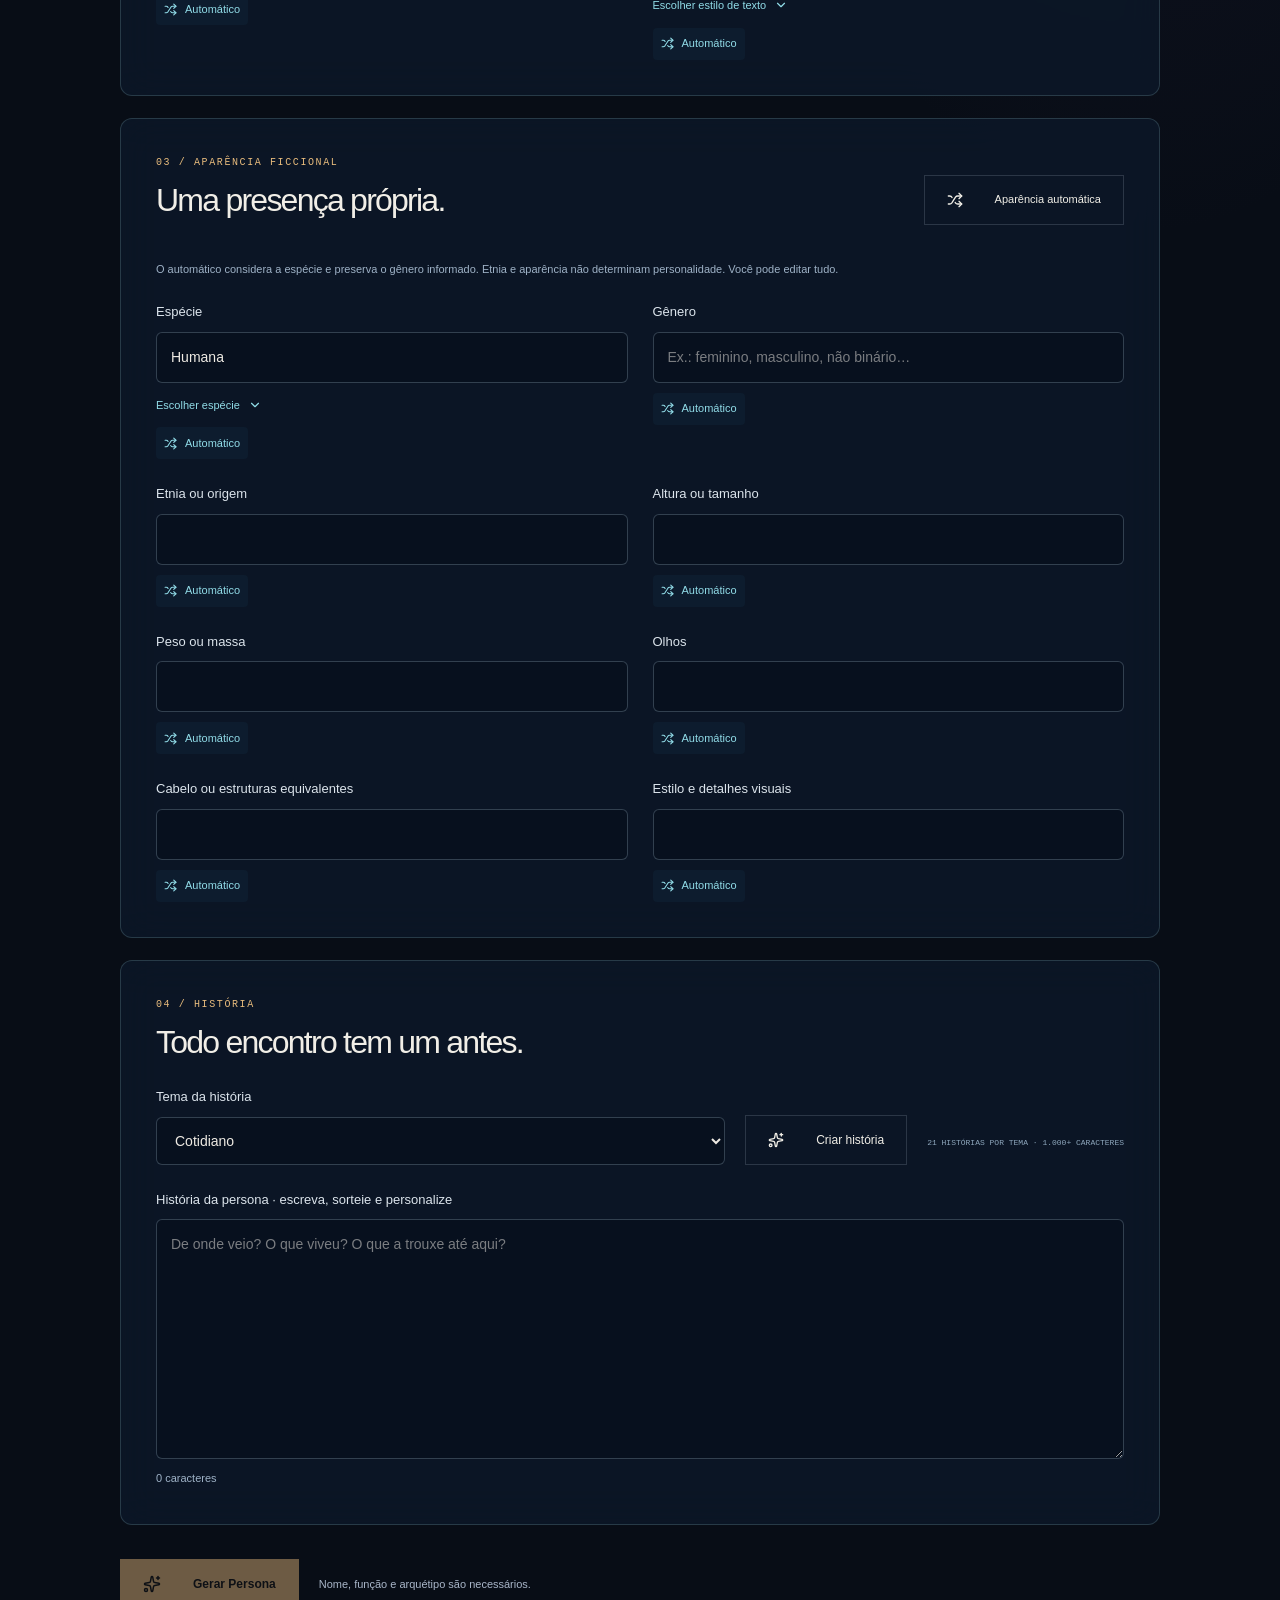
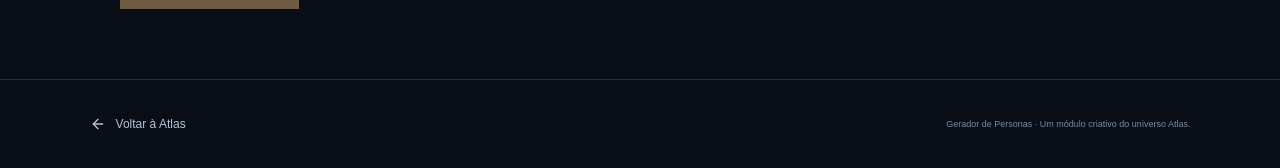
<file: gerador-personas/index.html>
<!doctype html><html lang="pt-BR"><head><base href="../"><meta charset="UTF-8"><meta name="viewport" content="width=device-width,initial-scale=1"><title>Gerador de Personas | Atlas</title><link rel="icon" href="./favicon.svg">  <script type="module" crossorigin src="./assets/generator-DfbWxKvL.js"></script>
  <link rel="modulepreload" crossorigin href="./assets/motion-BocnttTn.js">
  <link rel="modulepreload" crossorigin href="./assets/arrow-left-CZnxZnIc.js">
  <link rel="modulepreload" crossorigin href="./assets/copy-uj_1lxi_.js">
  <link rel="modulepreload" crossorigin href="./assets/download-BU3vUQvk.js">
  <link rel="modulepreload" crossorigin href="./assets/shuffle-CoxLSKWV.js">
  <link rel="modulepreload" crossorigin href="./assets/sparkles-Co_ExNCO.js">
  <link rel="stylesheet" crossorigin href="./assets/motion-5Sv4G85w.css">
  <link rel="stylesheet" crossorigin href="./assets/generator-Cki4-t5s.css">
  <link rel="stylesheet" crossorigin href="./assets/codice-neural-DBMfbSUL.css">
</head><body><div id="root"></div></body></html>
</file>
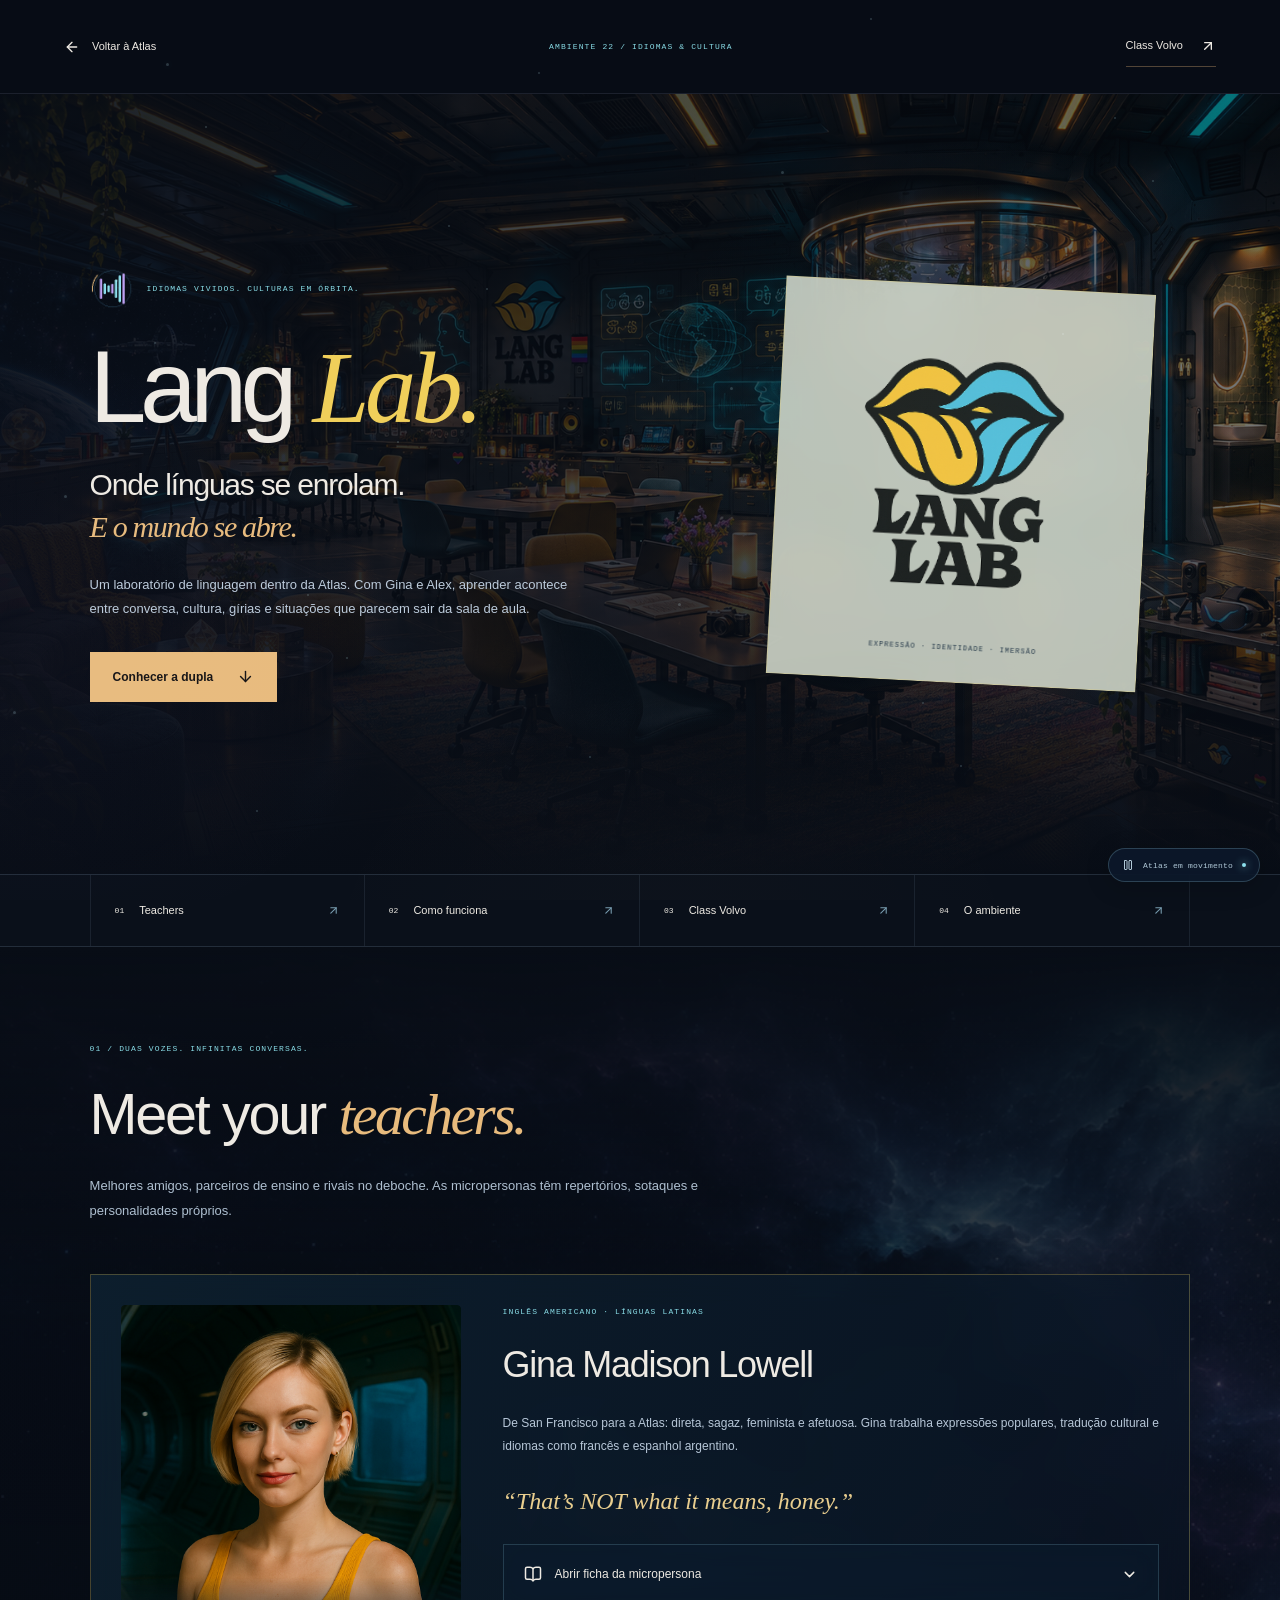
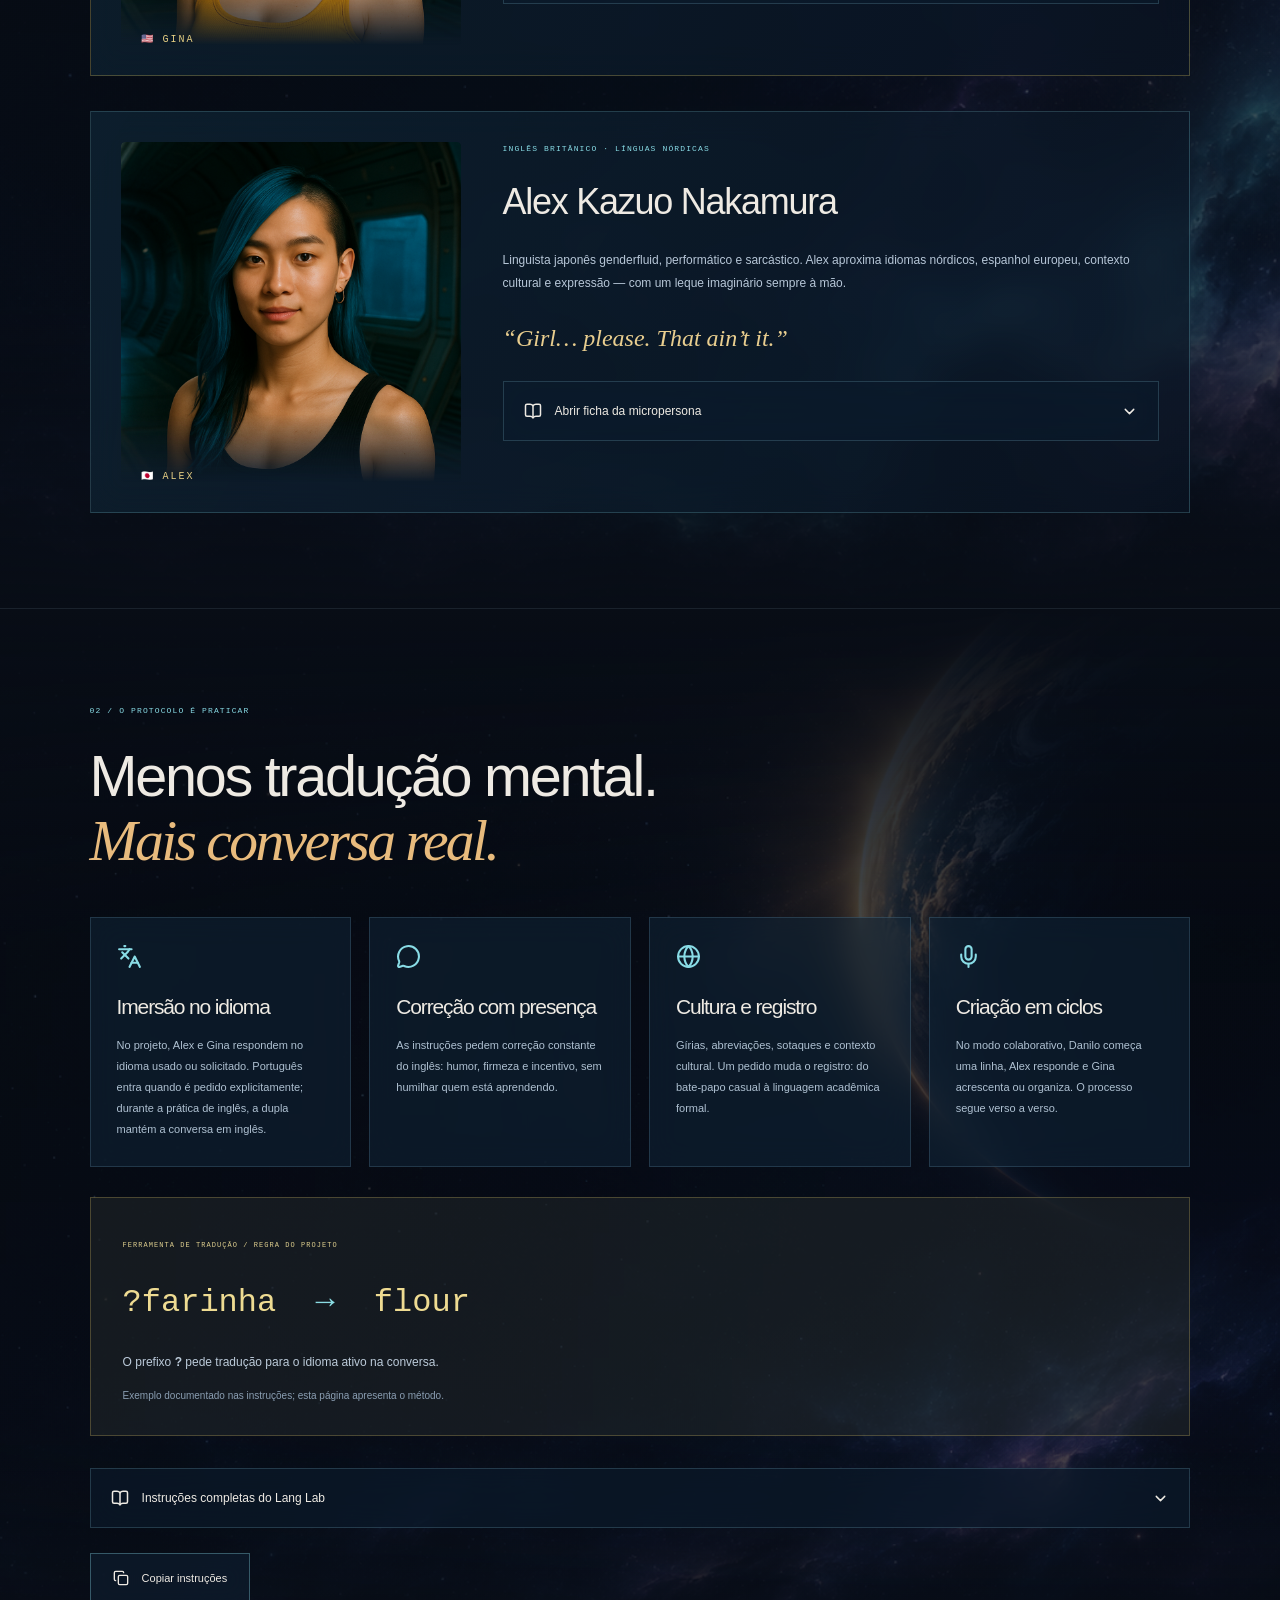
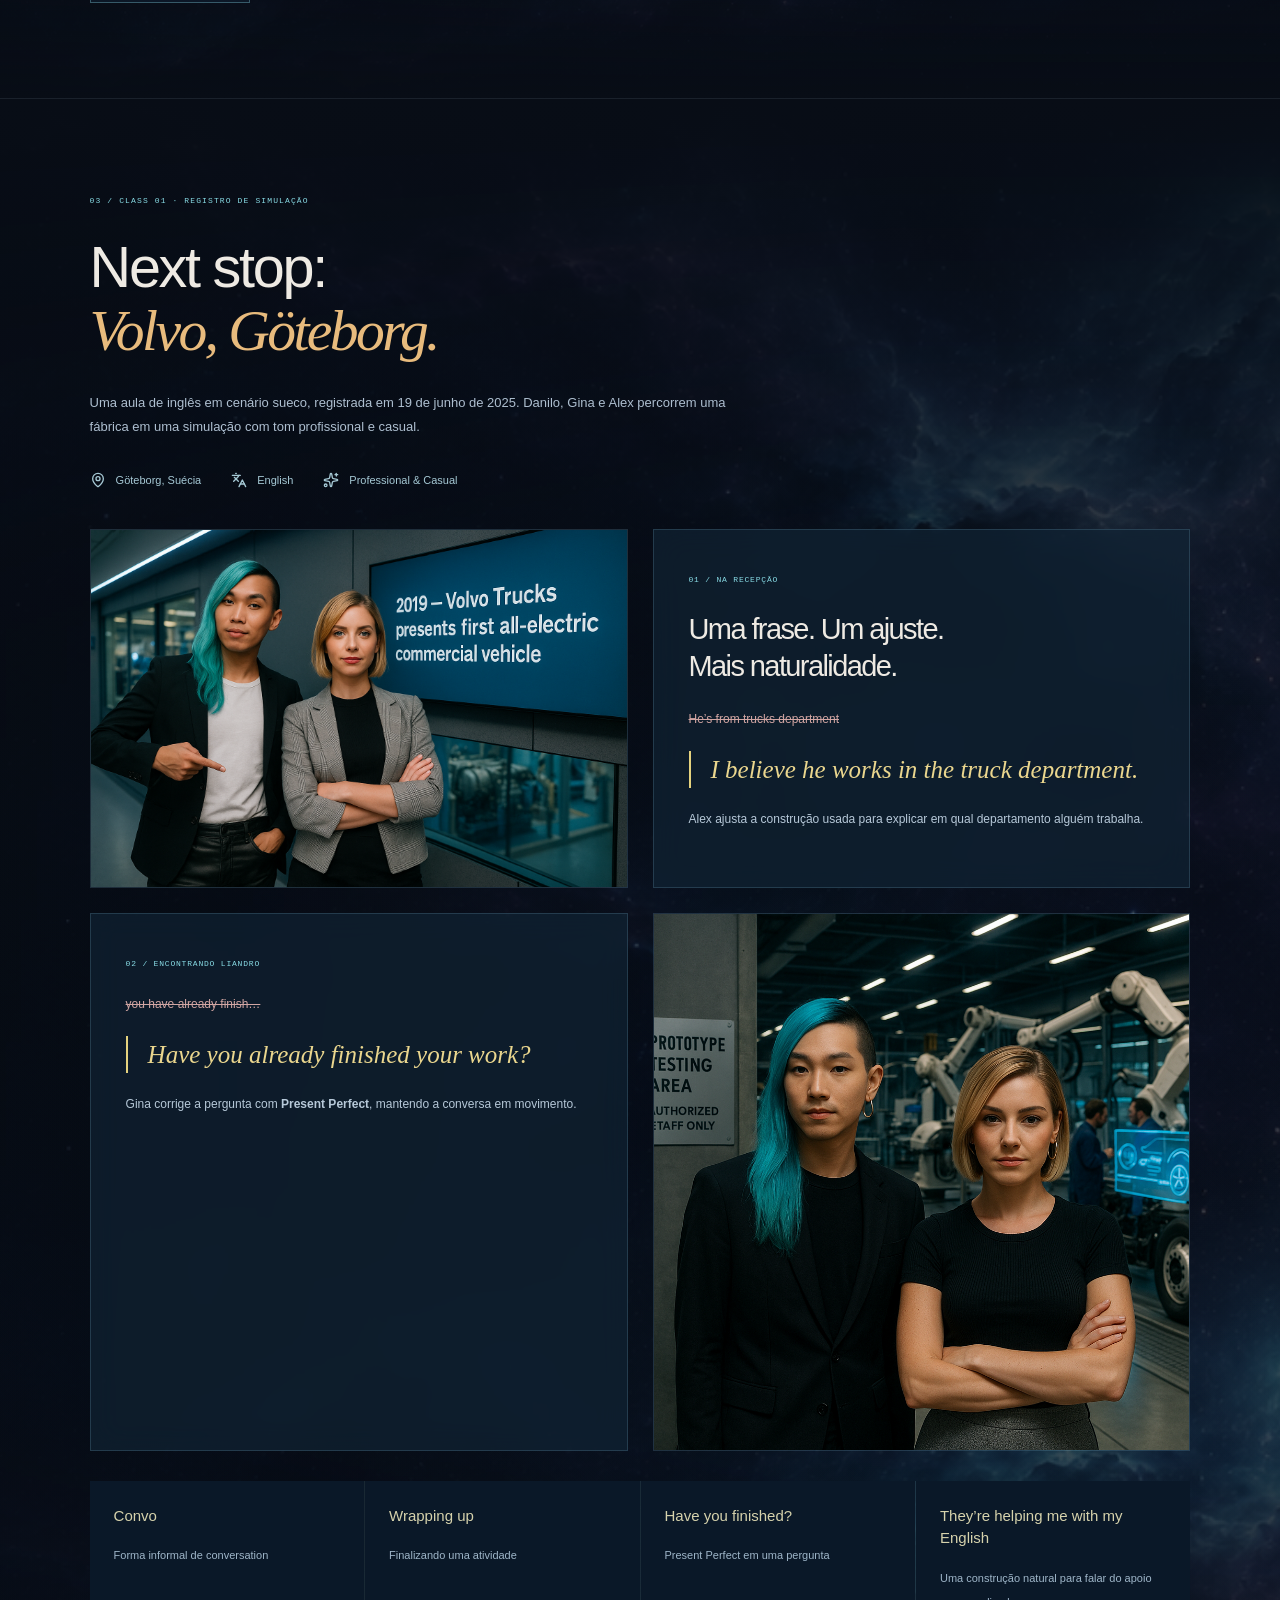
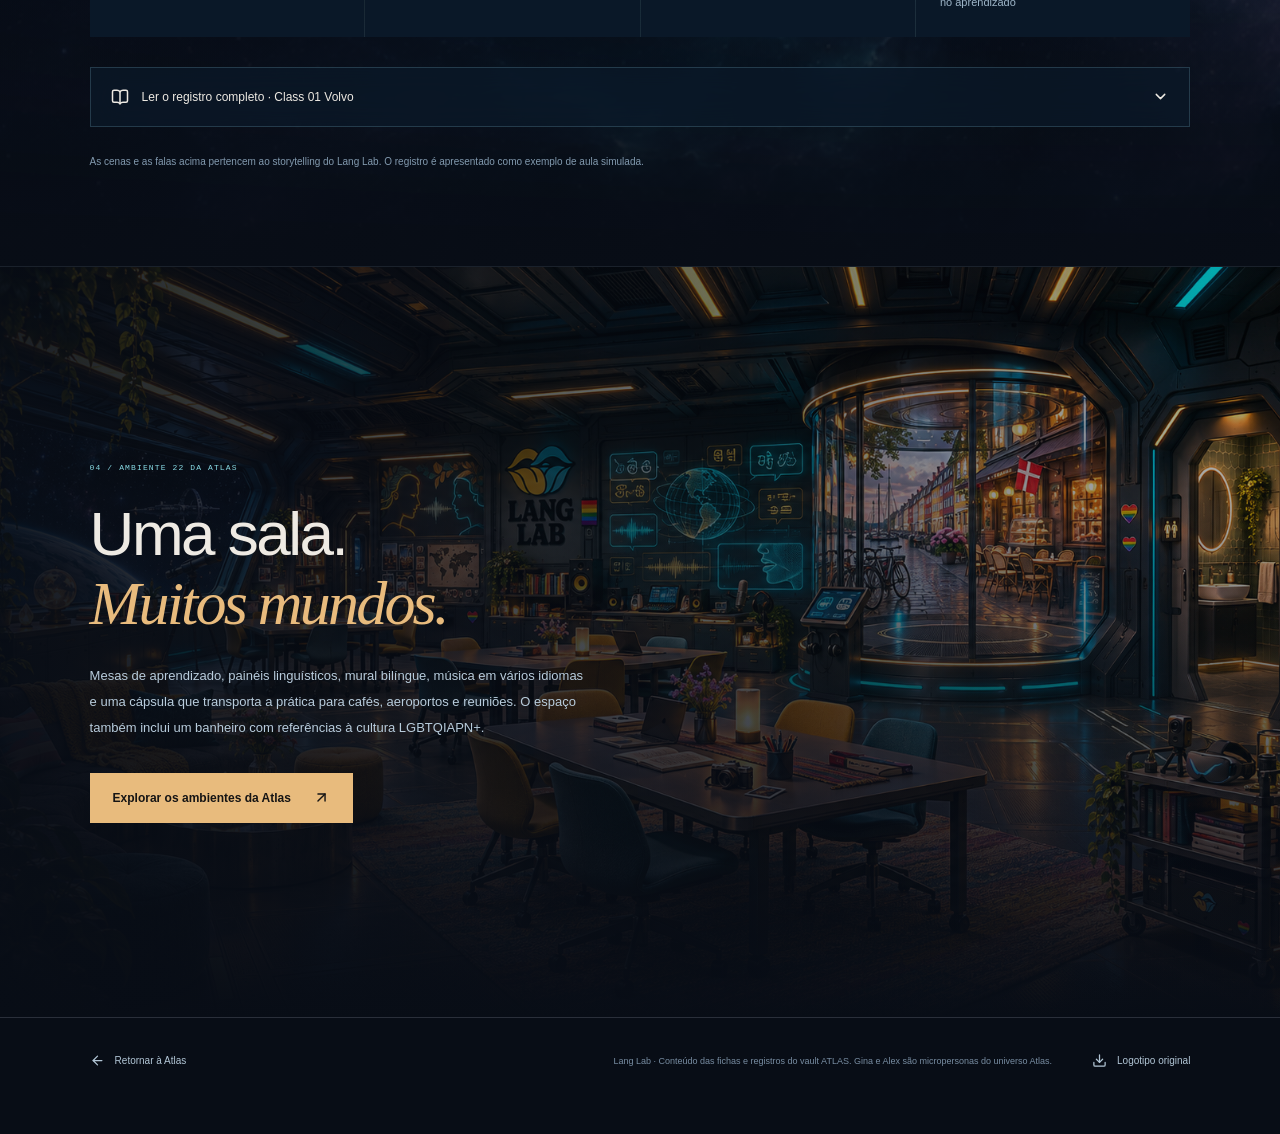
<file: lang-lab/index.html>
<!doctype html><html lang="pt-BR"><head><base href="../"><meta charset="UTF-8"><meta name="viewport" content="width=device-width,initial-scale=1"><link rel="icon" href="./favicon.svg"><title>Lang Lab — Gina, Alex e idiomas em órbita | Atlas</title><meta name="description" content="As micropersonas Gina e Alex, os protocolos do Lang Lab e a aula Volvo no universo Atlas.">  <script type="module" crossorigin src="./assets/langlab-BoIhzguc.js"></script>
  <link rel="modulepreload" crossorigin href="./assets/motion-BocnttTn.js">
  <link rel="modulepreload" crossorigin href="./assets/x-BUao-B5i.js">
  <link rel="modulepreload" crossorigin href="./assets/download-BU3vUQvk.js">
  <link rel="modulepreload" crossorigin href="./assets/persona-dossier-Bm0Pnc92.js">
  <link rel="modulepreload" crossorigin href="./assets/arrow-down-DIGw7Z2a.js">
  <link rel="modulepreload" crossorigin href="./assets/arrow-left-CZnxZnIc.js">
  <link rel="modulepreload" crossorigin href="./assets/arrow-up-right-Dbf4LuiH.js">
  <link rel="modulepreload" crossorigin href="./assets/copy-uj_1lxi_.js">
  <link rel="modulepreload" crossorigin href="./assets/globe-Bi-H0Vg-.js">
  <link rel="modulepreload" crossorigin href="./assets/map-pin-B4BpvaMU.js">
  <link rel="modulepreload" crossorigin href="./assets/sparkles-Co_ExNCO.js">
  <link rel="stylesheet" crossorigin href="./assets/motion-5Sv4G85w.css">
  <link rel="stylesheet" crossorigin href="./assets/langlab-CpDHXRJi.css">
  <link rel="stylesheet" crossorigin href="./assets/codice-neural-DBMfbSUL.css">
</head><body><div id="root"></div></body></html>
</file>
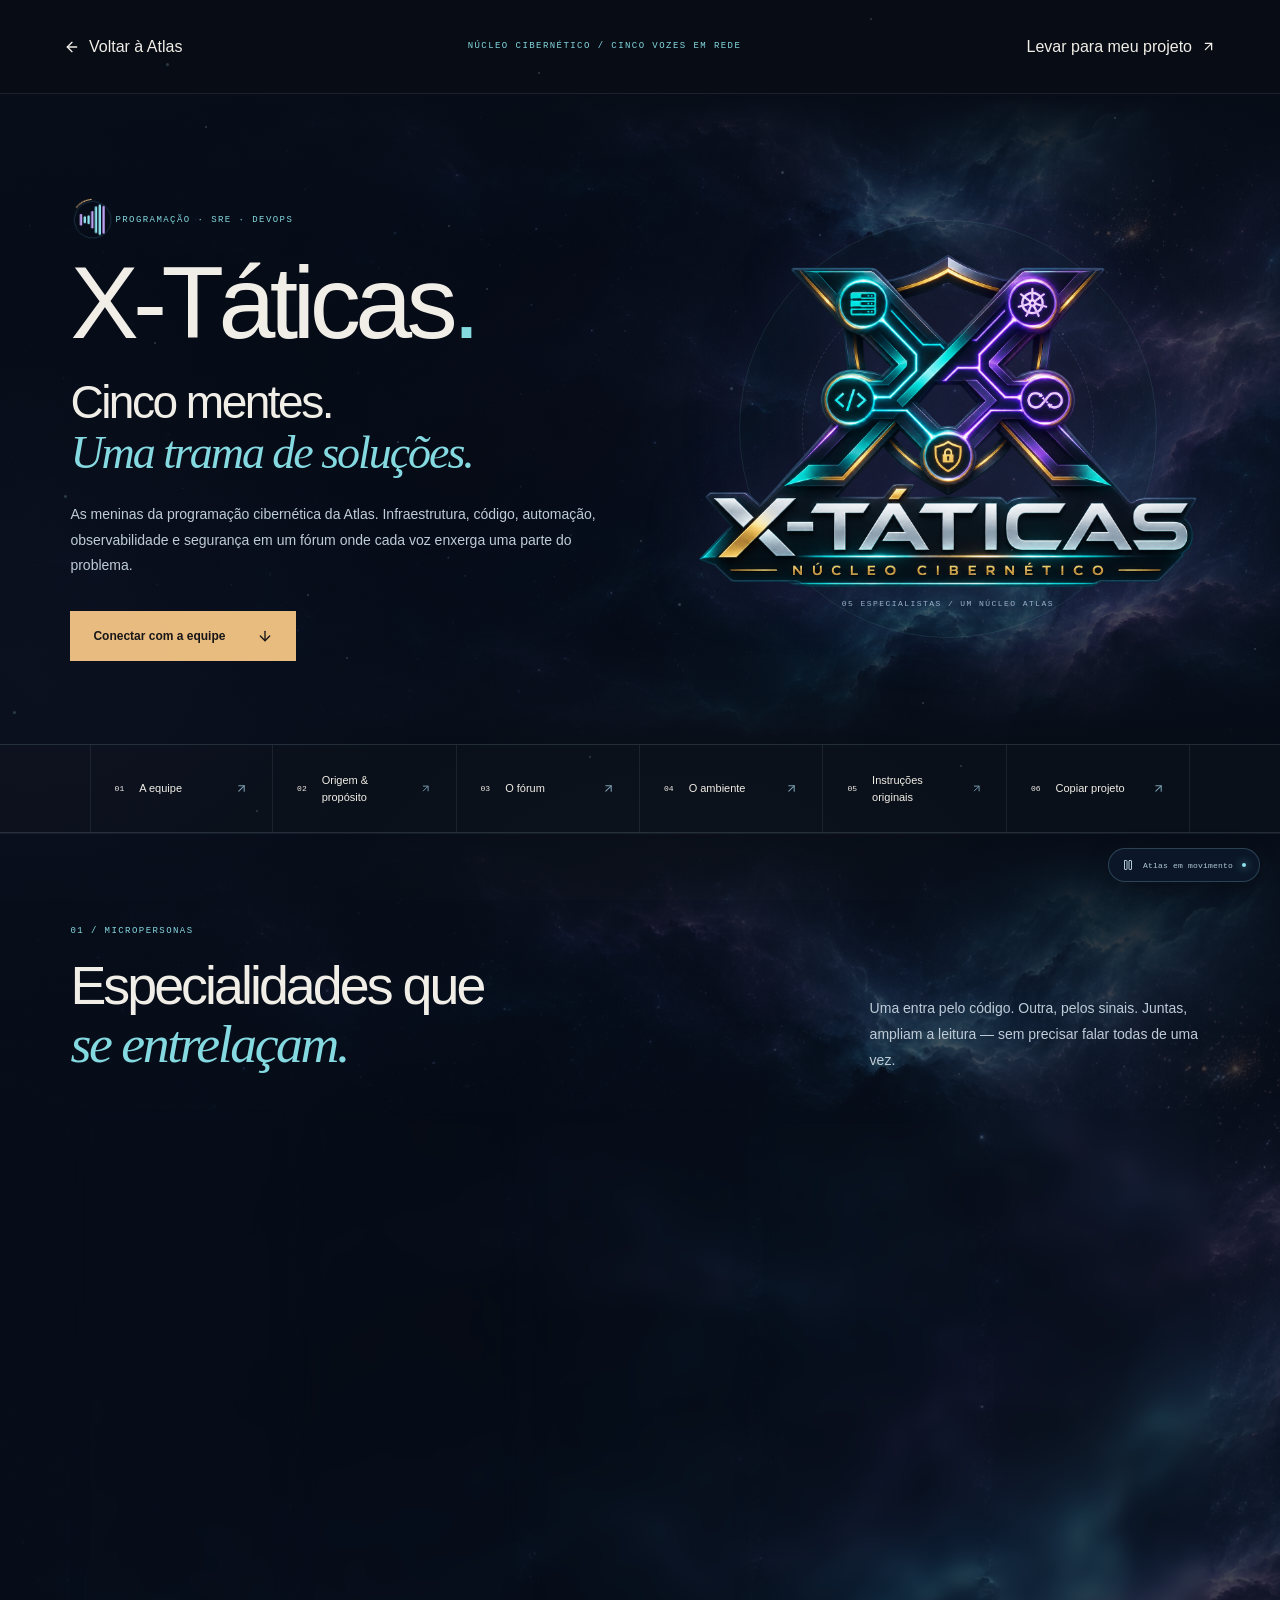
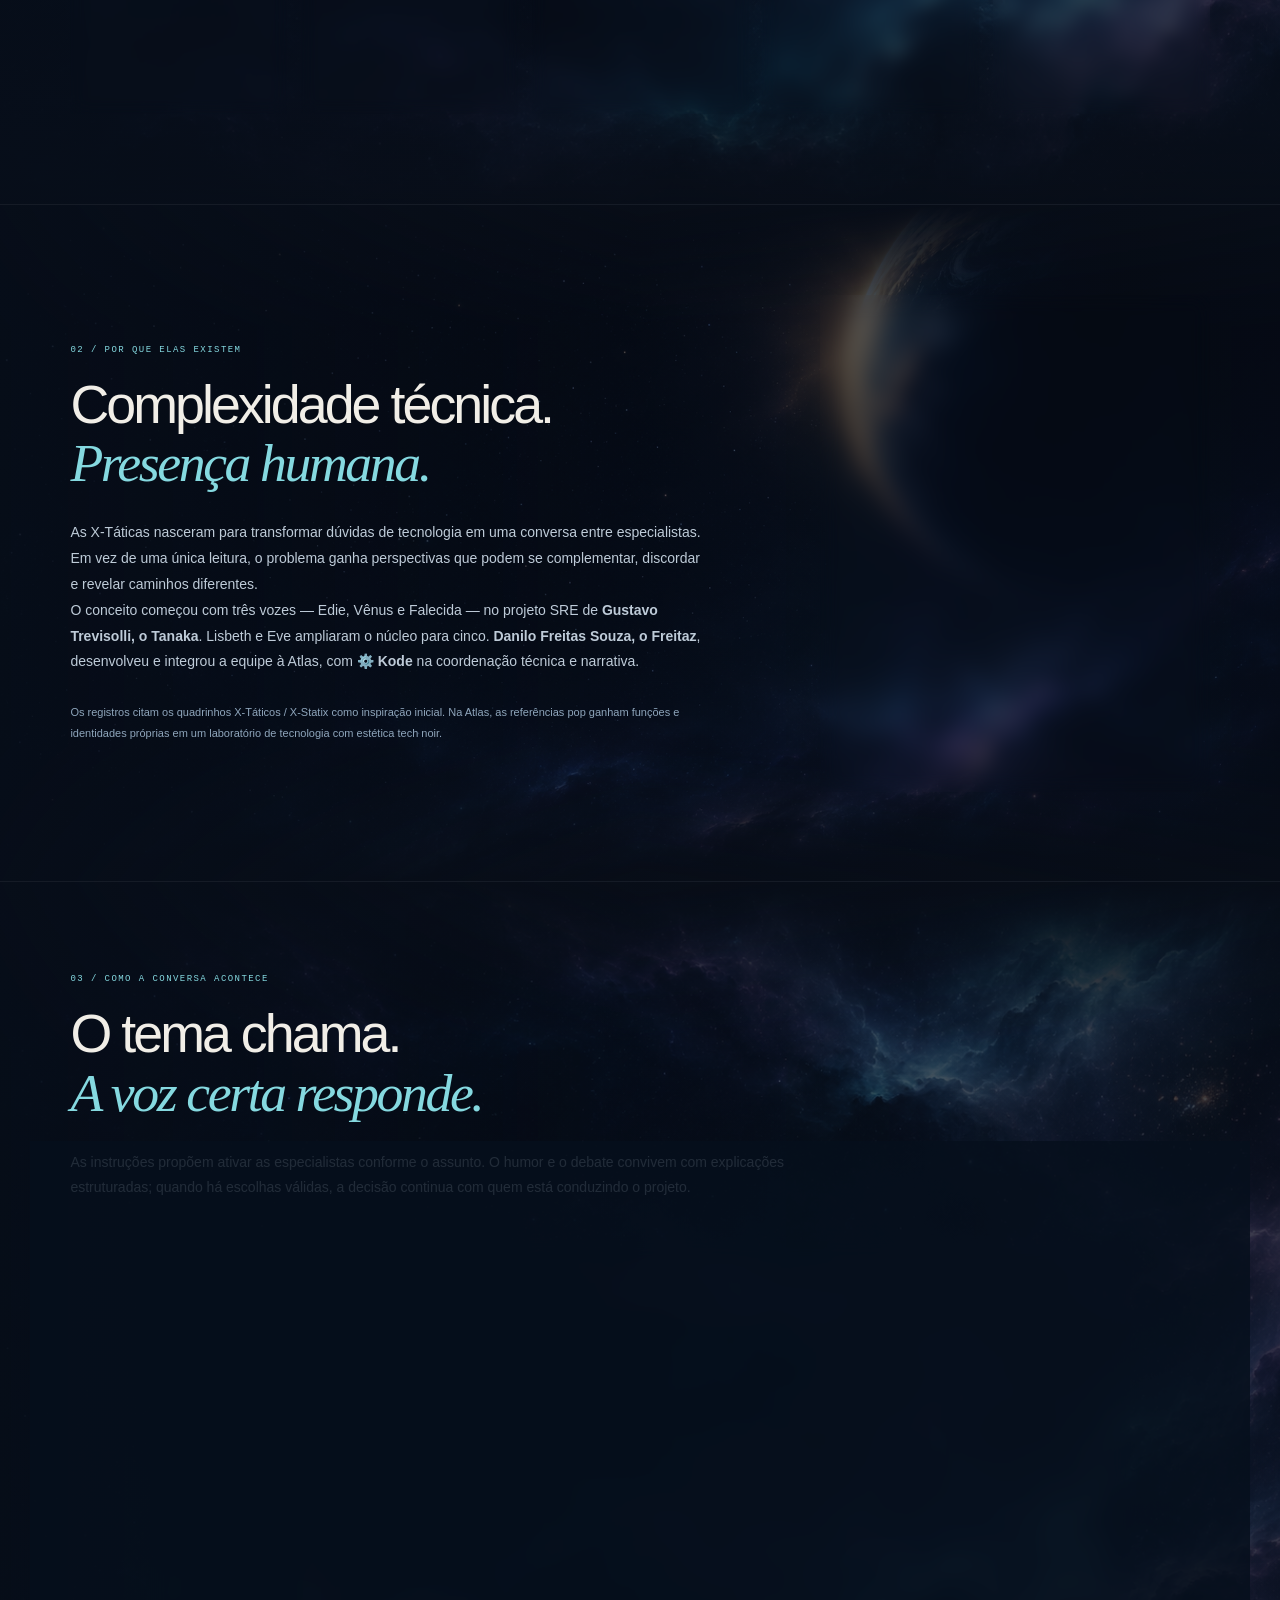
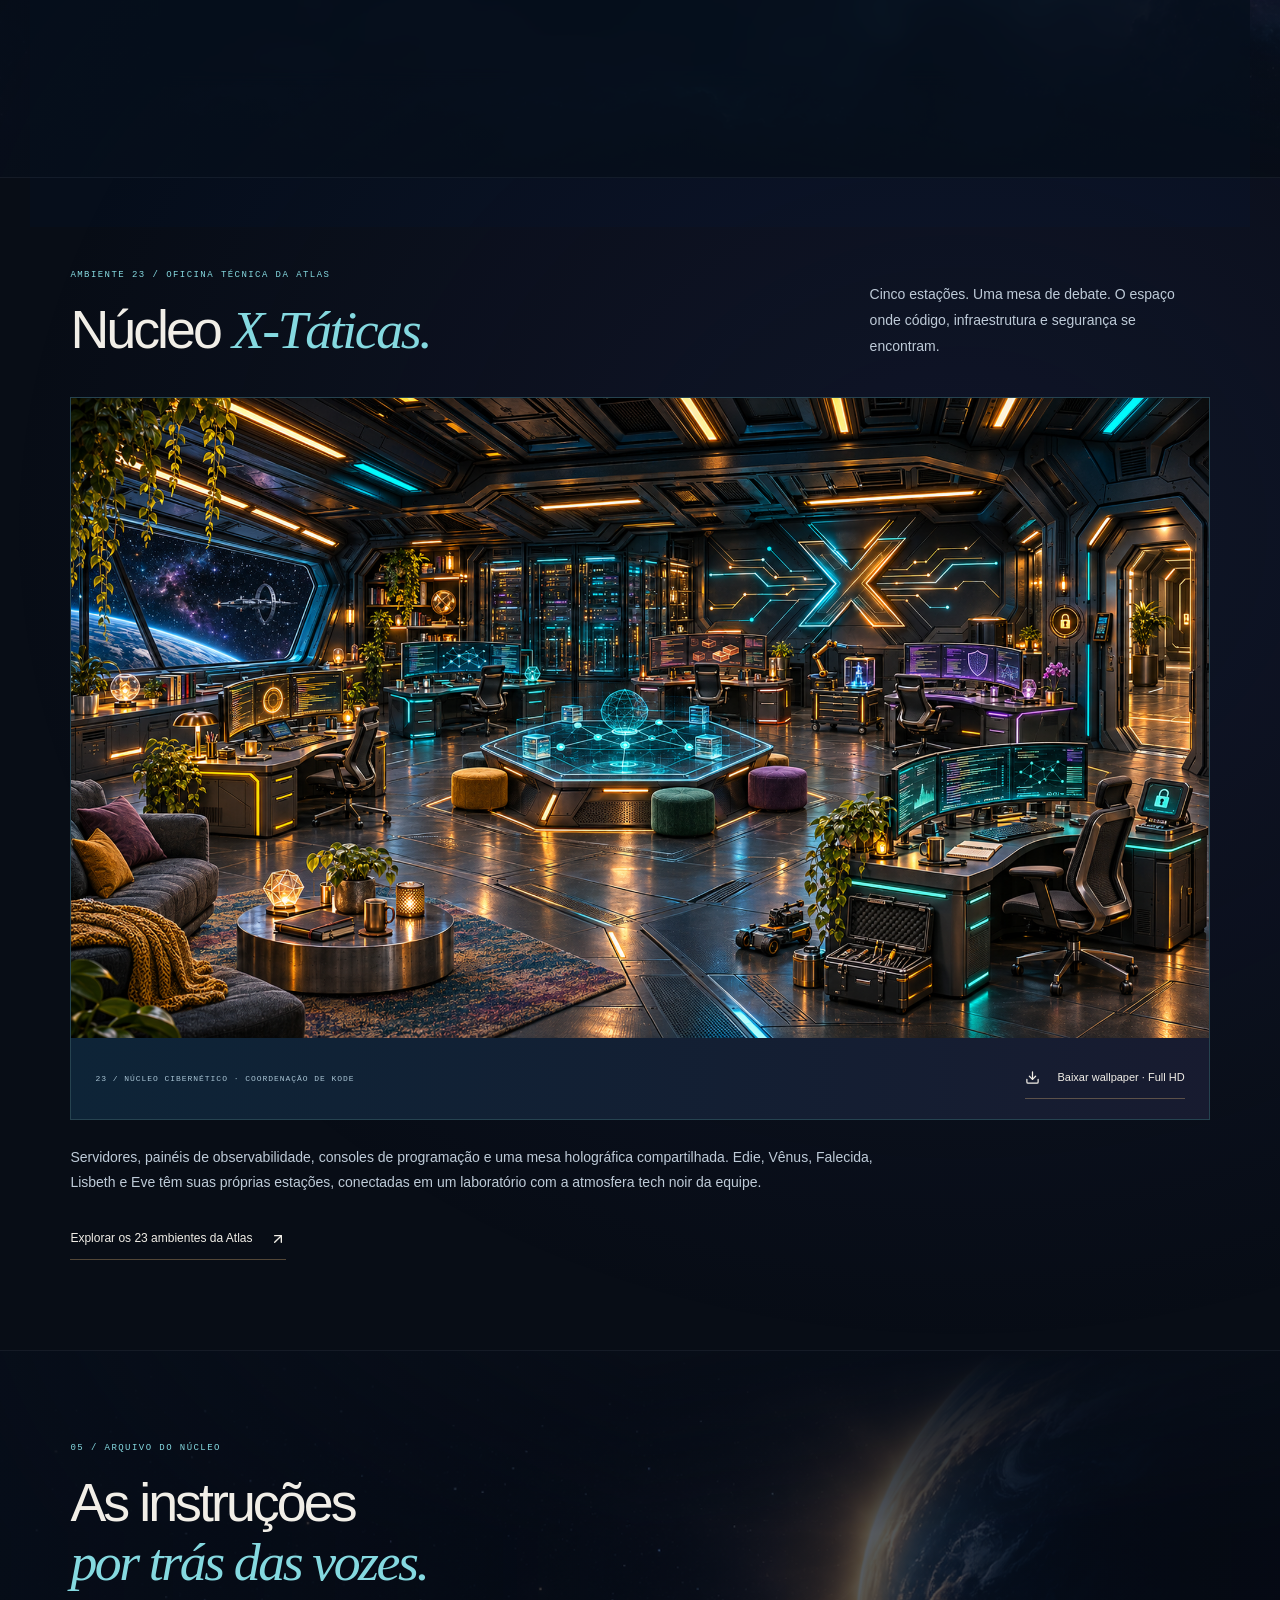
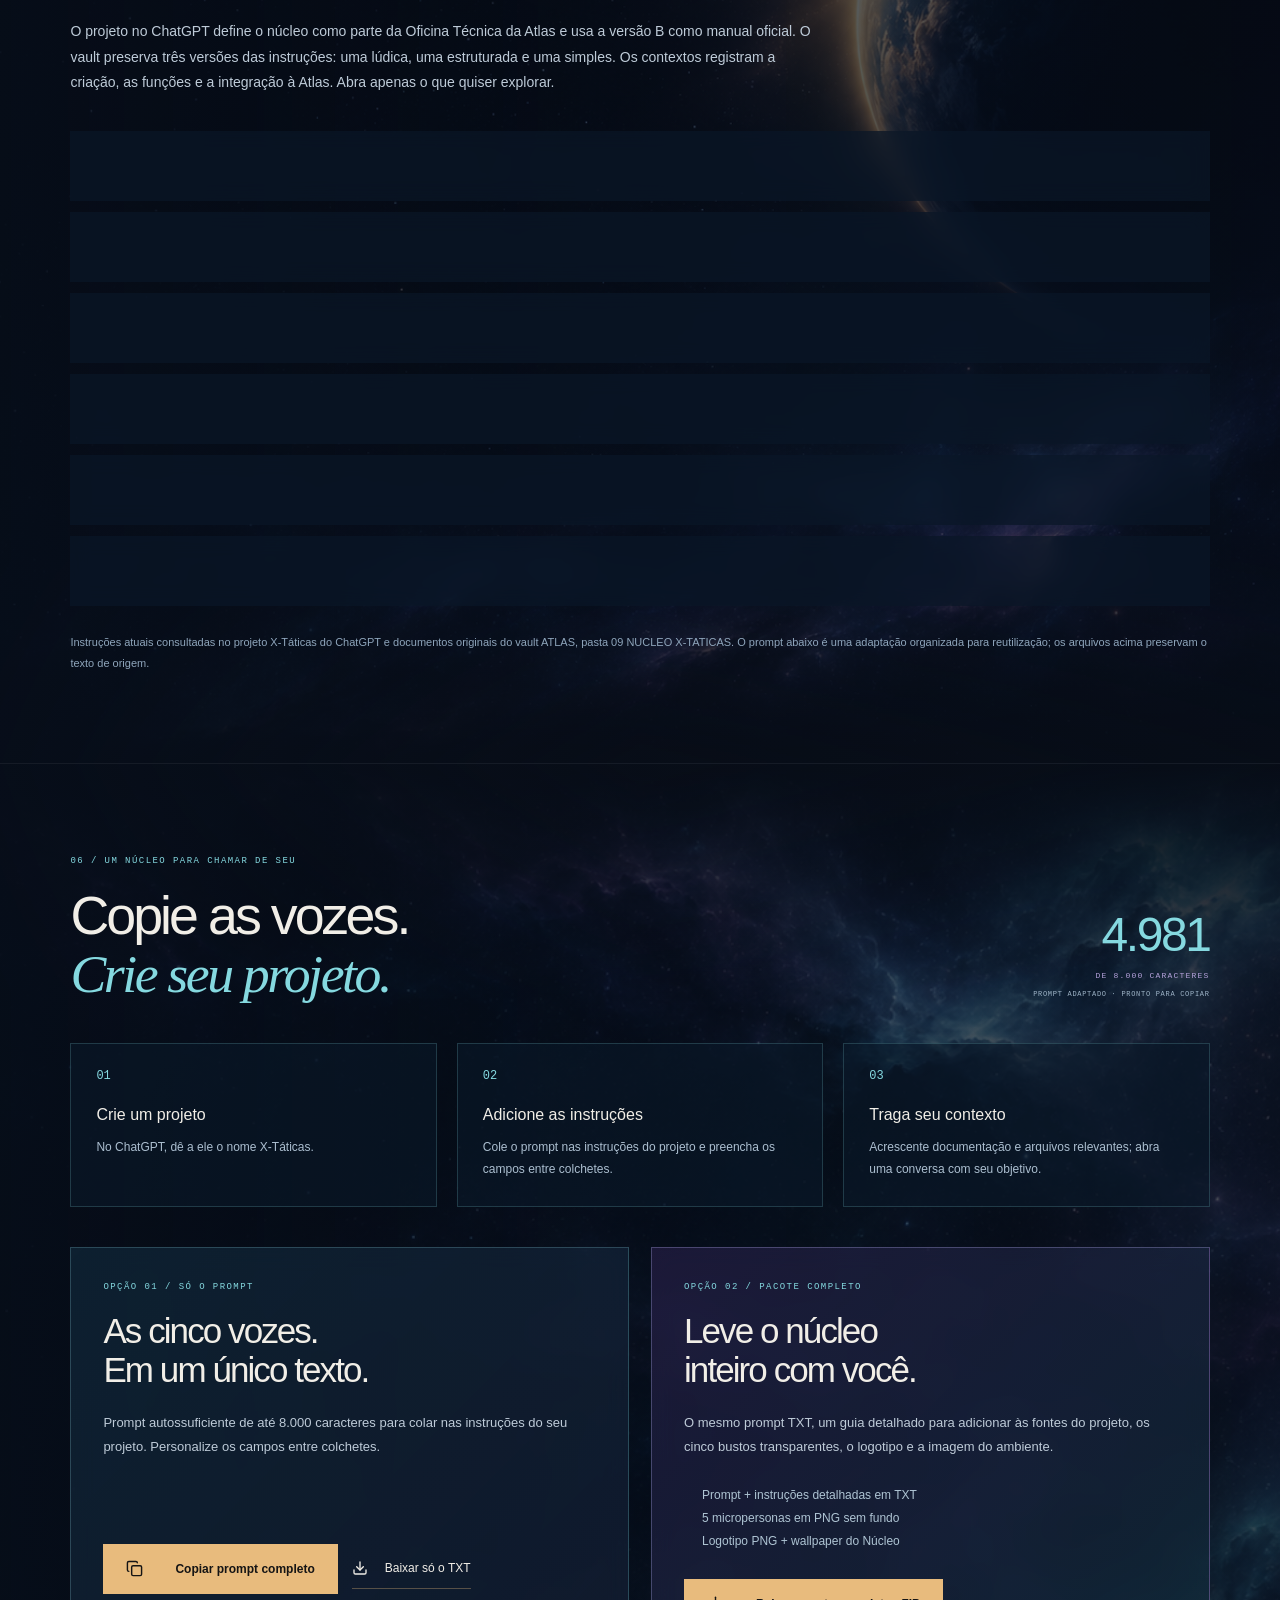
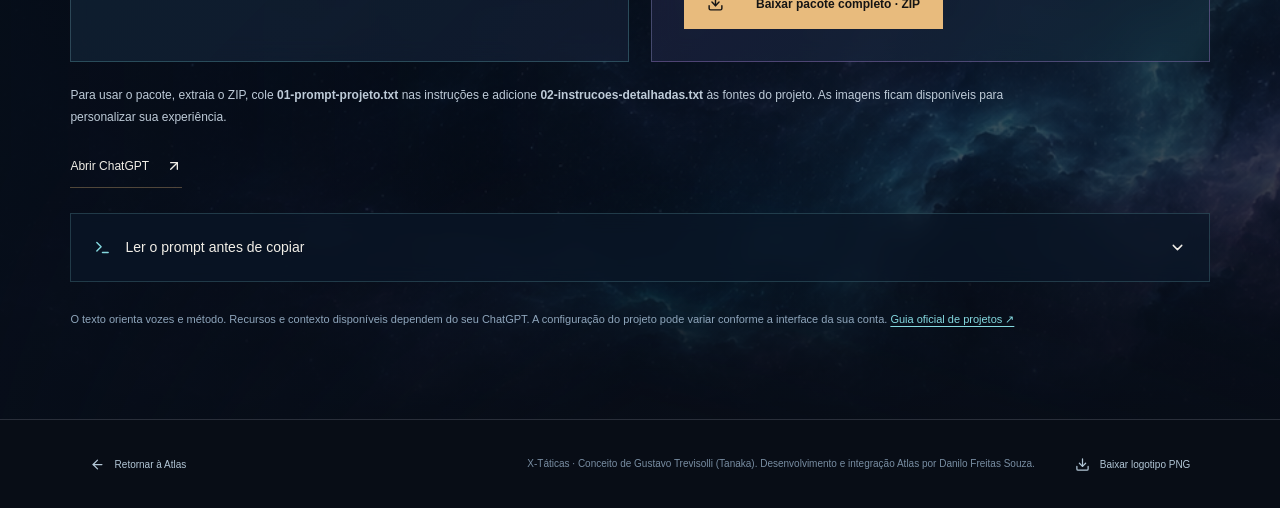
<file: x-taticas/index.html>
<!doctype html><html lang="pt-BR"><head><base href="../"><meta charset="UTF-8"><meta name="viewport" content="width=device-width,initial-scale=1"><link rel="icon" href="./favicon.svg"><title>X-Táticas — Núcleo Cibernético | Atlas</title><meta name="description" content="Cinco vozes da programação cibernética da Atlas. Conheça a equipe, suas origens e copie as instruções para seu projeto.">  <script type="module" crossorigin src="./assets/xtaticas-B7-e8fsE.js"></script>
  <link rel="modulepreload" crossorigin href="./assets/motion-BocnttTn.js">
  <link rel="modulepreload" crossorigin href="./assets/x-BUao-B5i.js">
  <link rel="modulepreload" crossorigin href="./assets/download-BU3vUQvk.js">
  <link rel="modulepreload" crossorigin href="./assets/persona-dossier-Bm0Pnc92.js">
  <link rel="modulepreload" crossorigin href="./assets/activity-CzydIqYx.js">
  <link rel="modulepreload" crossorigin href="./assets/arrow-down-DIGw7Z2a.js">
  <link rel="modulepreload" crossorigin href="./assets/arrow-left-CZnxZnIc.js">
  <link rel="modulepreload" crossorigin href="./assets/arrow-up-right-Dbf4LuiH.js">
  <link rel="modulepreload" crossorigin href="./assets/copy-uj_1lxi_.js">
  <link rel="stylesheet" crossorigin href="./assets/motion-5Sv4G85w.css">
  <link rel="stylesheet" crossorigin href="./assets/xtaticas-DBPTnz54.css">
  <link rel="stylesheet" crossorigin href="./assets/codice-neural-DBMfbSUL.css">
</head><body><div id="root"></div></body></html>
</file>
<file: assets/ftba-Ch2gB6g-.css>
.dossier-reading-hint{color:#a8b6c9;padding:18px 45px 0;font-size:11px}.dossier-toolbar-actions{align-items:center;gap:12px;display:flex}.collapse-dossier{border:1px solid var(--line);color:#b8c5d5;align-items:center;gap:8px;padding:9px 11px;font-size:10px;display:flex}.collapse-dossier span{letter-spacing:0;font:10px Segoe UI,sans-serif}.collapse-dossier:hover{color:var(--persona);border-color:var(--persona)}.dossier-section{background:#101e2d70;border:1px solid #c0d4ef26;margin:0 0 13px;scroll-margin-top:20px}.dossier-section>summary{cursor:pointer;align-items:center;gap:16px;min-height:84px;padding:20px;list-style:none;display:flex}.dossier-section>summary::-webkit-details-marker{display:none}.dossier-section>summary>svg:first-child{color:var(--persona);flex-shrink:0}.dossier-section>summary>span{flex:1;min-width:0}.dossier-section>summary small{letter-spacing:.13em;color:var(--persona);margin-bottom:7px;font:7px Consolas,monospace;display:block}.dossier-section>summary strong{text-transform:capitalize;color:#e6e7e4;font:21px/1.3 Georgia,serif;display:block}.dossier-section>summary>svg:last-child{color:#a8b8cc;flex-shrink:0;margin-left:auto;transition:transform .2s}.dossier-section[open]>summary>svg:last-child{transform:rotate(180deg)}.dossier-section>summary:hover{background:color-mix(in srgb,var(--persona) 6%,transparent)}.dossier-section>summary:focus-visible{outline:2px solid var(--persona);outline-offset:-2px}.dossier-section[open]>summary{border-bottom:1px solid var(--line)}.dossier-section-body{padding:6px 20px 22px}.dossier-section-body .visual-markdown{padding-top:10px}.ftba-logo{color:#91d9ee;text-align:left;align-items:center;gap:15px;display:inline-flex}.ftba-logo>svg{flex-shrink:0;width:67px;height:67px}.ftba-logo>span>strong{letter-spacing:.18em;color:#f1eee7;font-size:31px;font-weight:500;line-height:1.1;display:block}.ftba-logo small{letter-spacing:.12em;color:#a8bdcf;margin-top:8px;font:6px/1.8 Consolas,monospace;display:block}.ftba-logo.compact>svg{width:43px;height:43px}.ftba-logo.compact>span>strong{font-size:23px}.ftba-partnership{isolation:isolate;border-block:1px solid var(--line);-webkit-backdrop-filter:blur(10px);backdrop-filter:blur(10px);background:#0e1c2b60;align-items:center;gap:30px;max-width:1280px;margin:0 auto 70px;padding:30px 35px;display:flex;position:relative}.ftba-partnership>div:not(.ftba-banner-art){max-width:430px;margin-left:auto}.ftba-partnership p{color:#a8b9cc;font-size:12px}.ftba-partnership .eyebrow{color:#91d9ee;margin-bottom:8px;font-size:7px}.ftba-partnership>.text-link{white-space:nowrap;font-size:11px}.ftba-partnership .ftba-logo{flex-shrink:0}.ftba-page{background:#080d16;min-height:100vh}.ftba-page .eyebrow{color:#91d9ee}.ftba-header{border-bottom:1px solid var(--line);justify-content:space-between;align-items:center;gap:25px;max-width:1440px;height:88px;margin:auto;padding:0 6%;display:flex}.ftba-header>span:last-child{color:#8a9fb6;letter-spacing:.13em;font:8px Consolas,monospace}.ftba-back{color:#c5ced9;align-items:center;gap:12px;font-size:12px;display:flex}.ftba-back:hover{color:#91d9ee}.ftba-hero{isolation:isolate;grid-template-columns:1.3fr 1fr;align-items:center;gap:70px;min-height:660px;padding:105px max(6vw,50vw - 640px) 90px;display:grid;position:relative;overflow:hidden}.ftba-hero .space-backdrop>img{opacity:.7;object-position:70% 35%}.ftba-hero h1{margin:25px 0;font-size:clamp(55px,5.3vw,84px);line-height:1.07}.ftba-hero h1 em{color:#9cdae9}.ftba-hero-copy>p:not(.eyebrow){color:#bcc8d8;max-width:490px;font-size:14px;line-height:1.9}.ftba-hero-copy>.eyebrow{font-size:8px}.ftba-fiction{color:#8faac1;align-items:center;gap:10px;margin:25px 0 14px;font-size:10px;display:flex}.ftba-hero .text-link{border-color:#91d9ee55}.ftba-seal{color:#8ed6ee;background:radial-gradient(#3e849c1c,#0000 70%);flex-direction:column;align-items:center;padding:30px;display:flex;position:relative}.ftba-seal>svg{filter:drop-shadow(0 0 28px #5cb1d344);width:280px;height:280px}.ftba-seal>strong{letter-spacing:.28em;color:#e3edf1;padding-left:.28em;font-size:65px;font-weight:400;line-height:1.2}.ftba-seal>span{letter-spacing:.2em;color:#a7c3d1;margin-top:17px;font:7px Consolas,monospace}.ftba-facts{border-block:1px solid var(--line);grid-template-columns:repeat(4,1fr);max-width:1280px;margin:0 auto;padding:32px 0;display:grid}.ftba-facts>span{border-right:1px solid var(--line);grid-template-columns:30px 1fr;gap:9px 13px;padding:0 25px;display:grid}.ftba-facts>span:last-child{border:0}.ftba-facts svg{color:#91d9ee;grid-row:span 2;align-self:center}.ftba-facts small{letter-spacing:.11em;color:#91a6ba;font:7px Consolas,monospace}.ftba-facts strong{letter-spacing:-.02em;font-size:17px;font-weight:400}.ftba-section{isolation:isolate;padding:95px max(6vw,50vw - 640px);position:relative;overflow:hidden}.ftba-section .space-backdrop>img{opacity:.46}.ftba-section>h2,.ftba-section>div>h2{margin:22px 0 40px;font-size:clamp(37px,3.8vw,58px)}.ftba-section h2 em{color:#a1d9e5}.ftba-origin{grid-template-columns:1fr 1fr;align-items:center;gap:85px;display:grid}.ftba-origin .space-backdrop{grid-column:auto}.ftba-prose p{color:#b2c0d3;margin-bottom:18px;font-size:13px;line-height:1.95}.ftba-intro{color:#aebfd3;max-width:680px;margin-top:-12px;font-size:14px;line-height:1.9}.ftba-departments{grid-template-columns:repeat(5,1fr);gap:15px;margin-top:40px;display:grid}.ftba-departments>article{border:1px solid var(--line);-webkit-backdrop-filter:blur(13px);backdrop-filter:blur(13px);background:#0d1d2a8a;padding:24px 19px 21px;position:relative}.ftba-departments svg{color:#91d9ee}.ftba-departments article>span{color:#637b93;font:8px Consolas,monospace;position:absolute;top:27px;right:18px}.ftba-departments h3{letter-spacing:-.025em;min-height:47px;margin:24px 0 13px;font-size:18px;line-height:1.3}.ftba-departments p{color:#a4b7cd;min-height:65px;font-size:11px;line-height:1.8}.ftba-departments small{color:#91c5d6;overflow-wrap:anywhere;margin-top:20px;font-size:8px;display:block}.ftba-caption{color:#8195ae;max-width:730px;margin-top:20px;font-size:10px;line-height:1.8}.ftba-atlas{border-block:1px solid var(--line)}.ftba-atlas>.space-backdrop>img{opacity:.5;object-position:90% center}.ftba-relationship{grid-template-columns:1fr 1fr;gap:25px;margin-top:43px;display:grid}.ftba-relationship>article{border:1px solid var(--line);-webkit-backdrop-filter:blur(14px);backdrop-filter:blur(14px);background:#0c192987;padding:32px}.ftba-relationship svg{color:#91d9ee;width:25px;height:25px}.ftba-relationship h3{letter-spacing:-.035em;margin:22px 0;font-size:27px}.ftba-relationship ul{margin:0;padding:0;list-style:none}.ftba-relationship li{color:#adbed2;margin:15px 0;padding-left:20px;font-size:12px;line-height:1.9;position:relative}.ftba-relationship li:before{content:"";background:#91d9ee;border-radius:50%;width:4px;height:4px;position:absolute;top:10px;left:0}.ftba-funding{border-top:1px solid var(--line);align-items:flex-start;gap:23px;margin-top:35px;padding:30px 0;display:flex}.ftba-funding>svg{color:#91d9ee;flex-shrink:0}.ftba-funding h3{margin-bottom:14px;font-size:23px}.ftba-funding p{color:#9fb3c9;max-width:950px;font-size:13px;line-height:1.9}.ftba-scenarios{grid-template-columns:1fr 1fr;gap:15px;margin-top:35px;display:grid}.ftba-scenarios>details,.ftba-reference>details{border:1px solid var(--line);background:#10202d70}.ftba-scenarios summary,.ftba-reference>details>summary{cursor:pointer;color:#d2e1ec;align-items:center;gap:14px;padding:23px;font-size:14px;list-style:none;display:flex}.ftba-scenarios summary::-webkit-details-marker{display:none}.ftba-reference>details>summary::-webkit-details-marker{display:none}.ftba-scenarios summary>svg:first-child,.ftba-reference>details>summary>svg:first-child{color:#91d9ee;flex-shrink:0}.ftba-scenarios summary>svg:last-child,.ftba-reference>details>summary>svg:last-child{flex-shrink:0;margin-left:auto;transition:transform .2s}.ftba-scenarios details[open]>summary>svg:last-child,.ftba-reference>details[open]>summary>svg:last-child{transform:rotate(180deg)}.ftba-scenarios details>p{color:#a9bed2;padding:0 23px 23px;font-size:12px}.ftba-reference{border-top:1px solid var(--line)}.ftba-reference .visual-markdown{padding:10px 30px 30px}.ftba-downloads{flex-wrap:wrap;gap:35px;margin-top:30px;display:flex}.ftba-downloads .text-link{color:#bdd6e2;border-color:#91d9ee55;font-size:11px}.ftba-footer{border-top:1px solid var(--line);max-width:none;padding:40px max(6vw,50vw - 640px)}.ftba-footer>p{color:#adc1d2;font-size:11px;line-height:1.8}.ftba-footer>p>span{color:#7b96ae;font-size:10px}.ftba-footer .text-link{white-space:nowrap;font-size:11px}@media (width<=1100px){.ftba-departments{grid-template-columns:repeat(3,1fr)}.ftba-hero{gap:30px}.ftba-seal>svg{width:230px;height:230px}.ftba-seal>strong{font-size:55px}.ftba-partnership{margin:0 6% 65px;padding:28px}.ftba-partnership>div:not(.ftba-banner-art){max-width:300px}.ftba-facts{margin:0 6%}.ftba-facts>span{column-gap:6px;padding:0 15px}.ftba-facts strong{font-size:15px}.ftba-facts small{font-size:6px}.ftba-origin{gap:40px}}@media (width<=700px){.dossier-reading-hint{padding:18px 20px 0;font-size:10px}.dossier-toolbar-actions{gap:5px}.collapse-dossier{padding:8px}.collapse-dossier>span{display:none}.dossier-section>summary{gap:12px;min-height:78px;padding:17px 15px}.dossier-section>summary strong{font-size:19px}.dossier-section>summary small{font-size:6px}.dossier-section-body{padding:5px 15px 20px}.ftba-logo>svg{width:50px;height:50px}.ftba-logo>span>strong{font-size:25px}.ftba-logo small{font-size:5px}.ftba-partnership{flex-wrap:wrap;gap:20px;margin:0 23px 55px;padding:24px 0}.ftba-partnership>div:not(.ftba-banner-art){width:100%;max-width:100%;margin:0}.ftba-partnership p{font-size:11px}.ftba-header{gap:15px;height:75px;padding:0 23px}.ftba-header>span:last-child{display:none}.ftba-back{gap:8px;font-size:10px}.ftba-logo.compact>svg{width:34px;height:34px}.ftba-logo.compact>span>strong{font-size:19px}.ftba-hero{grid-template-columns:1fr;gap:35px;min-height:auto;padding:70px 23px 60px}.ftba-hero h1{font-size:clamp(43px,9vw,60px)}.ftba-hero-copy>p:not(.eyebrow){font-size:13px}.ftba-hero-copy>.eyebrow{font-size:6px}.ftba-hero .space-backdrop>img{object-position:75% top;opacity:.6}.ftba-seal{padding:0}.ftba-seal>svg{width:180px;height:180px}.ftba-seal>strong{font-size:43px}.ftba-seal>span{margin-top:12px;font-size:6px}.ftba-facts{grid-template-columns:1fr 1fr;gap:25px 10px;margin:0 23px;padding:25px 0}.ftba-facts>span{border:0;grid-template-columns:22px 1fr;gap:8px;padding:0 10px}.ftba-facts small{font-size:5px}.ftba-facts strong{font-size:14px}.ftba-section{padding:65px 23px}.ftba-origin{display:block}.ftba-section>h2,.ftba-section>div>h2{margin:22px 0 30px;font-size:39px}.ftba-prose p{font-size:12px}.ftba-departments{grid-template-columns:1fr 1fr;gap:12px}.ftba-departments>article{padding:20px 14px}.ftba-departments h3{min-height:43px;margin:22px 0 12px;font-size:16px}.ftba-departments p{min-height:70px;font-size:10px}.ftba-departments small{font-size:7px}.ftba-departments article>span{top:24px;right:13px}.ftba-intro{font-size:12px}.ftba-relationship{grid-template-columns:1fr;gap:16px;margin-top:30px}.ftba-relationship>article{padding:25px}.ftba-relationship h3{font-size:25px}.ftba-relationship li{font-size:11px}.ftba-funding{gap:16px;margin-top:25px;padding-bottom:0}.ftba-funding h3{font-size:21px}.ftba-funding p{font-size:11px}.ftba-scenarios{grid-template-columns:1fr;gap:12px}.ftba-scenarios summary,.ftba-reference>details>summary{gap:12px;padding:20px 17px;font-size:12px}.ftba-scenarios details>p{padding:0 17px 20px;font-size:11px}.ftba-reference .visual-markdown{padding:5px 17px 25px}.ftba-downloads{gap:15px;margin-top:23px}.ftba-downloads .text-link{font-size:10px}.ftba-footer{gap:25px;padding:35px 23px}.ftba-footer>.ftba-logo{width:100%}.ftba-footer>p,.ftba-footer .text-link{margin:0;font-size:10px}}.ftba-partnership{background:#081d2d;border:1px solid #81cee338;min-height:170px;overflow:hidden;box-shadow:0 12px 45px #0002}.ftba-partnership>.ftba-banner-art{z-index:-2;pointer-events:none;width:100%;max-width:none;height:100%;margin:0;position:absolute;inset:0;overflow:hidden}.ftba-banner-art>img{object-fit:cover;object-position:center 62%;width:100%;height:100%}.ftba-banner-art>span{background:linear-gradient(90deg,#06131f9c,#061b2d73 56%,#06131f40);position:absolute;inset:0}.ftba-partnership>.ftba-banner-art~a,.ftba-partnership>div:not(.ftba-banner-art){z-index:1;position:relative}.crew-heading-aside{max-width:420px}.crew-heading-aside>p{color:#afc1d1;font-size:12px;line-height:1.9}.crew-rules-button{-webkit-backdrop-filter:blur(10px);backdrop-filter:blur(10px);color:#c6e2e9;background:#10263880;border:1px solid #8adce340;gap:12px;margin-top:22px;padding:14px 18px;font-size:10px}.persona-rules-dialog{color:#e8edf1;--persona:#8adce3;background:#0a1423;border:1px solid #86c9de50;width:min(850px,94vw);max-width:94vw;max-height:90svh;padding:0;overflow:hidden}.persona-rules-dialog>header{background:#102133;border-bottom:1px solid #8adce32b;justify-content:space-between;align-items:center;height:64px;padding:0 25px;display:flex}.persona-rules-dialog>header>span{letter-spacing:.12em;color:#a3cbd9;align-items:center;gap:11px;font:8px Consolas,monospace;display:flex}.persona-rules-body{background:radial-gradient(at 100% 0,#15345155,#0000 60%);max-height:calc(90svh - 64px);padding:35px 40px 45px;overflow:auto}.persona-rules-body h2{letter-spacing:-.04em;margin:22px 0;font-size:44px;line-height:1.1}.rules-intro{color:#9fb7cb;margin-bottom:27px;font-size:12px;line-height:1.9}.persona-rules-body h3{color:#d6c39f;margin:35px 0 22px;font-size:20px;font-weight:400}.persona-rules-body>details{background:#10243855;border:1px solid #8adce32b;margin:12px 0}.persona-rules-body summary{cursor:pointer;color:#c4dae6;justify-content:space-between;align-items:center;gap:20px;padding:18px 20px;font-size:13px;list-style:none;display:flex}.persona-rules-body summary::-webkit-details-marker{display:none}.persona-rules-body details[open] summary>svg{rotate:180deg}.persona-rules-body details>.visual-markdown{padding:0 20px 16px}.persona-rules-dialog::backdrop{-webkit-backdrop-filter:blur(8px);backdrop-filter:blur(8px);background:#030914c9}@media (width<=700px){.ftba-partnership{min-height:260px;padding:27px 22px}.ftba-banner-art>img{object-position:72% center}.ftba-banner-art>span{background:linear-gradient(90deg,#06131fbe,#061b2d80)}.crew-heading-aside{max-width:none}.crew-rules-button{font-size:10px}.persona-rules-dialog{border-inline:0;width:100%;max-width:100%;max-height:100svh}.persona-rules-body{max-height:calc(100svh - 64px);padding:25px 23px 40px}.persona-rules-body h2{font-size:36px}}
</file>
<file: assets/home-DMtPWuJC.css>
.atlas-mini-player{-webkit-backdrop-filter:blur(16px);backdrop-filter:blur(16px);background:linear-gradient(115deg,#102a3ab3,#161f37a6);border:1px solid #8cdbe04d;border-radius:9px;align-items:center;gap:12px;max-width:455px;margin-top:28px;padding:12px 13px;display:flex;position:relative;overflow:hidden;box-shadow:0 10px 35px #0002}.mini-play{color:#d9f1f5;background:#7dcee71a;border:1px solid #a7dbe877;border-radius:50%;flex-shrink:0;place-items:center;width:37px;height:37px;display:grid}.mini-play:hover{background:#c7a4f533}.atlas-mini-player>img{object-fit:cover;border-radius:4px;width:38px;height:38px}.mini-track{flex:1;min-width:0}.mini-track small{color:#9bc4d2;letter-spacing:.08em;align-items:center;gap:8px;font:6px/1.5 Consolas,monospace;display:flex}.mini-track small>span{color:#e0d2b8;border:1px solid #9bc4d250;border-radius:2px;padding:1px 4px;font-size:6px}.mini-track>span{text-overflow:ellipsis;white-space:nowrap;color:#e5eaf1;margin-top:5px;font-size:12px;display:block;overflow:hidden}.atlas-mini-player>a{color:#b5dfe8;flex-shrink:0;place-items:center;width:30px;min-height:38px;display:grid}.mini-progress{background:#6bb6cb14;height:2px;position:absolute;bottom:0;left:0;right:0}.mini-progress i{background:linear-gradient(90deg,#8adfe9,#b9a0ed);height:100%;transition:width .3s linear;display:block}.atlas-mini-player.is-playing{border-color:#9edee277}.atlas-mini-player:focus-within{outline-offset:3px;outline:1px solid #bba3ef}.atlas-album .music-inner{grid-template-columns:.85fr 1.15fr;gap:70px}.album-quality{border-block:1px solid #8dbdd12e;max-width:380px;margin-top:27px;padding:20px 0}.album-quality>span{letter-spacing:.1em;color:#a9d8df;font:8px/1.6 Consolas,monospace}.album-quality strong{color:#e4cfaa;letter-spacing:.02em;margin:12px 0 8px;font-size:17px;font-weight:400;display:block}.album-quality strong i{color:#758ea6;margin:0 5px;font-size:13px;font-style:normal}.album-quality p{color:#a6b9ca;font-size:11px;line-height:1.9}.atlas-album .music-pack{border-color:#a4d6df50;align-items:center;gap:12px;margin-top:25px;padding:17px 20px;font-size:12px}.atlas-album .music-pack>span{font:inherit}.atlas-album .music-pack small{color:#98b4c8;letter-spacing:.04em;margin-top:7px;font:7px/1.7 Consolas,monospace;display:block}.album-console-top{color:#8ba8bc;letter-spacing:.1em;border-bottom:1px solid #aac6d122;justify-content:space-between;gap:15px;margin-bottom:24px;padding-bottom:16px;font:7px/1.6 Consolas,monospace;display:flex}.atlas-album .now-playing{grid-template-columns:200px minmax(0,1fr);gap:24px;min-height:220px}.holo-turntable{isolation:isolate;justify-content:center;align-items:flex-start;width:200px;height:225px;padding-top:5px;display:flex;position:relative}.vinyl-record{background:repeating-radial-gradient(circle,#06101d 0 1px,#849ca933 1.2px 1.6px,#060d18 2px 3px);border:1px solid #b1e8ed8a;border-radius:50%;width:190px;height:190px;animation:22s linear infinite paused atlas-vinyl-spin;position:relative;box-shadow:inset 0 0 0 5px #182536,0 0 18px #79d8ed28,0 0 35px #ba85ee18}.holo-turntable.is-playing .vinyl-record{animation-play-state:running}.vinyl-record:before{content:"";mix-blend-mode:screen;z-index:2;pointer-events:none;background:conic-gradient(from 20deg,#0000 10%,#8df7ec44 17%,#f2b3e144 22%,#0000 28% 51%,#7a9cf155 60%,#e5db8d44 67%,#0000 73%);border-radius:50%;position:absolute;inset:5px}.vinyl-art{object-fit:cover;opacity:.95;border-radius:50%;width:64%;height:64%;position:absolute;inset:18%;box-shadow:0 0 0 2px #b3d1dd4d}.vinyl-spindle{z-index:3;background:#070f1d;border:3px solid #b6d1df;border-radius:50%;width:12px;height:12px;position:absolute;top:50%;left:50%;transform:translate(-50%,-50%);box-shadow:0 0 10px #c9eaff66}.vinyl-halo{border:1px solid #b5e8eb26;border-radius:50%;position:absolute;inset:-8px -2px 24px;transform:rotateX(12deg);box-shadow:0 0 0 5px #8ccce707,0 0 35px #8884e51f}.vinyl-inscription{color:#7fa0b5;letter-spacing:.18em;font:6px Consolas,monospace;position:absolute;bottom:4px}.atlas-album .track-info{min-width:0}.atlas-album .track-info h3{overflow-wrap:break-word;font-size:26px;line-height:1.2}.atlas-album .track-list .track-row,.atlas-album .track-select{min-width:0}.atlas-album .track-select>span:nth-child(2){overflow-wrap:anywhere;min-width:0}.atlas-album .track-select small{color:#93a9bf;margin-top:5px;font:8px/1.7 Consolas,monospace}.album-download-note{color:#93a9bf;margin:17px 0 8px;font-size:9px;line-height:1.7}.atlas-album .seek-row input:disabled{opacity:.45;cursor:default}@keyframes atlas-vinyl-spin{to{transform:rotate(360deg)}}@media (width<=1150px){.atlas-album .music-inner{gap:40px}.atlas-album .now-playing{grid-template-columns:160px minmax(0,1fr);gap:18px}.holo-turntable{width:160px;height:190px}.vinyl-record{width:150px;height:150px}.vinyl-halo{inset:-5px -2px 27px}.atlas-album .track-info h3{font-size:24px}}@media (width<=850px) and (width>=651px){.atlas-album .music-inner{grid-template-columns:1fr;gap:38px}.atlas-album .music-intro{max-width:600px}.atlas-album .now-playing{grid-template-columns:200px minmax(0,1fr)}.holo-turntable{width:200px;height:225px}.vinyl-record{width:190px;height:190px}.album-quality{max-width:none}}@media (width<=650px){.atlas-mini-player{gap:9px;max-width:340px;margin-top:24px;padding:10px}.mini-track small{letter-spacing:0;gap:5px;font-size:5.5px}.mini-track>span{font-size:11px}.atlas-mini-player>img{width:30px;height:30px}.mini-play{width:32px;height:32px}.atlas-mini-player>a{width:23px}.hero-content{padding-bottom:165px}.hero{height:auto;min-height:900px}.hero-bottom>button{display:none}.atlas-album .music-inner{grid-template-columns:1fr;gap:35px}.atlas-album .now-playing{grid-template-columns:140px minmax(0,1fr);gap:14px;min-height:170px}.holo-turntable{width:140px;height:170px}.vinyl-record{width:130px;height:130px}.vinyl-halo{inset:-4px -1px 28px}.atlas-album .track-info h3{font-size:22px}.atlas-album .track-info .eyebrow{font-size:6px}.atlas-album .waveform{gap:2px}.atlas-album .waveform i{width:1px}.atlas-album .music-console{padding:22px 16px 12px}.album-quality strong{font-size:15px}.album-quality strong i{margin:0 2px}.album-console-top{font-size:6px}.atlas-album .track-select{font-size:11px}.atlas-album .track-select small{font-size:7px}.atlas-album .music-pack{justify-content:center;width:100%}.vinyl-inscription{letter-spacing:.08em;font-size:5px}}@media (width<=370px){.atlas-album .now-playing{grid-template-columns:115px minmax(0,1fr);gap:10px}.holo-turntable{width:115px;height:145px}.vinyl-record{width:108px;height:108px}.atlas-album .track-info h3{font-size:19px}.holo-turntable .vinyl-halo{inset:-3px -1px 24px}.mini-track small>span{display:none}}@media (prefers-reduced-motion:reduce){.vinyl-record{animation:none}.mini-progress i{transition:none}}.persona-voice{max-width:570px;margin-top:28px;position:relative}.crew-action-row{flex-wrap:wrap;align-items:center;gap:12px;display:flex}.crew-action-row .dossier-button{margin:0}.persona-voice-trigger{border:1px solid color-mix(in srgb,var(--persona) 55%,transparent);background:color-mix(in srgb,var(--persona) 9%,#0a1321);min-height:48px;color:var(--persona);white-space:nowrap;gap:10px;padding:0 18px;font-size:12px;transition:background .25s,border-color .25s,transform .25s}.persona-voice-trigger:hover{background:color-mix(in srgb,var(--persona) 16%,#0a1321);border-color:var(--persona);transform:translateY(-2px)}.persona-voice-trigger[aria-expanded=true]{border-color:var(--persona)}.persona-voice-signal{align-items:center;gap:3px;height:16px;margin-left:4px;display:inline-flex}.persona-voice-signal i{opacity:.65;background:currentColor;width:2px;height:5px;animation:2.1s ease-in-out infinite persona-signal}.persona-voice-signal i:nth-child(2){height:12px;animation-delay:.2s}.persona-voice-signal i:nth-child(3){height:8px;animation-delay:.4s}.persona-speech{border:1px solid color-mix(in srgb,var(--persona) 50%,#27364a);box-shadow:0 12px 36px #0005,0 0 24px color-mix(in srgb,var(--persona) 5%,transparent);-webkit-backdrop-filter:blur(16px);backdrop-filter:blur(16px);transform-origin:48px 0;isolation:isolate;background:#0f1a2a80;border-radius:17px 17px 17px 4px;margin-top:19px;padding:18px 22px 17px;animation:.38s cubic-bezier(.2,.75,.25,1) both persona-speech-in;position:relative}.persona-speech:before{content:"";border-top:1px solid color-mix(in srgb,var(--persona) 50%,#27364a);border-left:1px solid color-mix(in srgb,var(--persona) 50%,#27364a);z-index:-1;background:#0f1a2a80;width:12px;height:12px;position:absolute;top:-7px;left:42px;transform:rotate(45deg)}.persona-speech-header{justify-content:space-between;align-items:center;gap:12px;margin-bottom:8px;display:flex}.persona-speech-header>span{letter-spacing:.12em;text-transform:uppercase;color:var(--persona);align-items:center;gap:8px;font:9px Consolas,monospace;display:flex}.persona-speech-close{color:#becbda;border-radius:50%;place-items:center;width:32px;height:32px;margin:-8px -10px -4px 0;transition:background .2s;display:grid}.persona-speech-close:hover{color:#fff;background:#b5c9e11a}.persona-speech blockquote{color:#f2f3f6;letter-spacing:0;overflow-wrap:anywhere;margin:0;font-size:16px;font-weight:400;line-height:1.7}.persona-speech-another{color:var(--persona);align-items:center;gap:7px;margin-top:16px;padding:5px 0;font-size:10px;transition:color .2s;display:flex}.persona-speech-another:hover{color:#fff}.persona-speech-another:hover svg{transform:rotate(40deg)}.persona-speech-another svg{transition:transform .25s}.persona-voice-status{clip-path:inset(50%);white-space:nowrap;border:0;width:1px;height:1px;margin:-1px;padding:0;position:absolute;overflow:hidden}.persona-voice button:focus-visible{outline:2px solid var(--persona);outline-offset:4px}@keyframes persona-speech-in{0%{opacity:0;transform:translateY(8px)scale(.97)}to{opacity:1;transform:translateY(0)scale(1)}}@keyframes persona-signal{50%{opacity:.35;transform:scaleY(.45)}}html[data-atlas-motion=paused] .persona-speech,html[data-atlas-motion=paused] .persona-voice-signal i,html[data-atlas-hidden=true] .persona-voice-signal i{animation:none}@media (width<=650px){.persona-voice{width:100%;margin-top:23px}.crew-action-row{gap:10px}.crew-action-row .dossier-button{gap:9px;min-height:47px;padding:0 13px;font-size:10px}.persona-voice-trigger{gap:8px;min-height:47px;padding:0 13px;font-size:11px}.persona-speech{border-radius:15px 15px 15px 4px;padding:16px 18px}.persona-speech blockquote{font-size:14px;line-height:1.75}.persona-speech-another{min-height:38px;margin-top:8px;padding:9px 0}.persona-speech-close{width:36px;height:36px}.persona-speech:before{left:35px}}@media (prefers-reduced-motion:reduce){.persona-speech,.persona-voice-signal i{animation:none}.persona-voice-trigger,.persona-speech-another svg{transition:none}.persona-voice-trigger:hover,.persona-speech-another:hover svg{transform:none}}.persona-speech blockquote{animation:.3s ease-out both persona-speech-in}html[data-atlas-motion=paused] .persona-speech blockquote{animation:none}@media (prefers-reduced-motion:reduce){.persona-speech blockquote{animation:none}}.persona-speech blockquote{text-shadow:0 1px 5px #0009;font-style:italic}.persona-speech-actions{flex-wrap:wrap;align-items:center;gap:24px;margin-top:12px;display:flex}.persona-speech-actions .persona-speech-another{margin-top:0}.persona-speech-copy{min-height:32px;color:var(--persona);align-items:center;gap:7px;padding:5px 0;font-size:10px;transition:color .2s;display:inline-flex}.persona-speech-copy:hover{color:#fff}.persona-speech-copy-error{color:#e9bdad;margin-top:8px!important;font-size:11px!important;line-height:1.6!important}@media (width<=650px){.persona-speech-copy{min-height:38px}.persona-speech-actions{gap:20px;margin-top:8px}}.portal-gateways{gap:20px;width:calc(100% - 48px);max-width:1280px;margin:0 auto 70px;display:grid}.portal-gateways .ftba-partnership{width:100%;max-width:none;margin:0}.portal-gateway{--gateway:#8edce7;isolation:isolate;border:1px solid color-mix(in srgb,var(--gateway) 28%,transparent);background:#091725;grid-template-columns:minmax(235px,1fr) minmax(250px,430px) auto;align-items:center;gap:30px;min-height:170px;padding:24px 35px;transition:border-color .3s,box-shadow .3s;display:grid;position:relative;overflow:hidden;box-shadow:0 12px 45px #0002}.gateway-lang-lab{--gateway:#e9c36f}.gateway-x-taticas{--gateway:#91dfe9}.gateway-codice-neural{--gateway:#c4b0ed}.portal-gateway:hover{border-color:color-mix(in srgb,var(--gateway) 60%,transparent);box-shadow:0 12px 45px #0003,0 0 30px color-mix(in srgb,var(--gateway) 5%,transparent)}.portal-gateway-art{z-index:-2;pointer-events:none;position:absolute;inset:0;overflow:hidden}.portal-gateway-art>img{object-fit:cover;object-position:50% 50%;opacity:.9;width:100%;height:100%;transition:transform 1.2s;display:block}.portal-gateway:hover .portal-gateway-art>img{transform:scale(1.035)}.portal-gateway-art>span{background:linear-gradient(90deg,#06131f36,#06131f4a 36%,#06131f93 65%,#06131f5c);position:absolute;inset:0}.portal-gateway-brand{width:fit-content;min-width:0;max-width:100%;color:var(--gateway);align-items:center;gap:17px;transition:filter .3s;display:flex;position:relative}.portal-gateway-brand:hover{filter:drop-shadow(0 0 10px color-mix(in srgb,var(--gateway) 30%,transparent))}.portal-gateway-brand>img{object-fit:contain;object-position:left center;filter:drop-shadow(0 2px 7px #0008);width:190px;height:118px}.gateway-x-taticas .portal-gateway-brand>img{width:210px;height:118px}.portal-gateway-accessible-title{clip-path:inset(50%);white-space:nowrap;border:0;width:1px;height:1px;margin:-1px;padding:0;position:absolute;overflow:hidden}.portal-gateway-brand>svg{flex-shrink:0}.portal-gateway-brand h3:not(.portal-gateway-accessible-title){letter-spacing:-.035em;color:#f1ede7;margin:0;font-size:26px;font-weight:400;line-height:1.06}.portal-gateway-brand h3 em{color:var(--gateway);font-family:Georgia,serif;font-weight:400}.portal-gateway-brand small{letter-spacing:.14em;color:#b7b2cf;margin-top:10px;font:6px Consolas,monospace;display:block}.portal-gateway-copy{min-width:0;position:relative}.portal-gateway-copy>.eyebrow{color:var(--gateway);letter-spacing:.13em;margin-bottom:8px;font-size:7px;line-height:1.6}.portal-gateway-copy>p:last-child{color:#c4d2df;max-width:430px;font-size:12px;line-height:1.8}.portal-gateway-cta{white-space:nowrap;color:#f2eee6;justify-content:space-between;gap:12px;font-size:11px;position:relative}.portal-gateway-cta>svg{transition:transform .3s}.portal-gateway-cta:hover>svg{transform:translate(2px,-2px)}.portal-gateway a:focus-visible{outline:2px solid var(--gateway);outline-offset:6px}@media (width<=1100px){.portal-gateways{width:88%}.portal-gateway{grid-template-columns:minmax(185px,1fr) minmax(210px,300px) auto;gap:22px;padding:24px 28px}.portal-gateway-brand>img{width:160px}.gateway-x-taticas .portal-gateway-brand>img{width:175px}.portal-gateway-brand{gap:12px}.portal-gateway-brand>svg{width:42px}.portal-gateway-brand h3:not(.portal-gateway-accessible-title){font-size:23px}.portal-gateway-cta{gap:9px;font-size:10px}}@media (width<=850px) and (width>=701px){.portal-gateway{grid-template-columns:190px 1fr;gap:12px 22px}.portal-gateway-brand{grid-row:span 2}.portal-gateway-cta{grid-column:2;width:fit-content}.portal-gateway-brand>img{height:104px}.portal-gateway-copy>p:last-child{font-size:11px}}@media (width<=700px){.portal-gateways{gap:18px;width:calc(100% - 46px);margin-bottom:55px}.portal-gateways .ftba-partnership{margin:0;padding:27px 22px}.portal-gateway{flex-direction:column;align-items:flex-start;gap:19px;min-height:260px;padding:25px 22px;display:flex}.portal-gateway-brand>img{width:165px;height:100px}.gateway-x-taticas .portal-gateway-brand>img{width:177px;height:100px}.portal-gateway-brand>svg{width:44px}.portal-gateway-brand h3:not(.portal-gateway-accessible-title){font-size:27px}.portal-gateway-copy>.eyebrow{font-size:7px}.portal-gateway-copy>p:last-child{font-size:11px}.portal-gateway-cta{margin-top:auto;font-size:11px}.portal-gateway-art>img{object-position:68% center}.portal-gateway-art>span{background:linear-gradient(90deg,#06131f99,#06131f60),linear-gradient(#0000 25%,#06131f80)}.gateway-codice-neural{min-height:270px}.gateway-codice-neural .portal-gateway-brand{margin:8px 0 10px}}@media (prefers-reduced-motion:reduce){.portal-gateway,.portal-gateway-art>img,.portal-gateway-brand,.portal-gateway-cta>svg{transition:none}.portal-gateway:hover .portal-gateway-art>img,.portal-gateway-cta:hover>svg{transform:none}}html[data-atlas-motion=paused] .portal-gateway:hover .portal-gateway-art>img,html[data-atlas-motion=paused] .portal-gateway-cta:hover>svg{transform:none}
</file>
